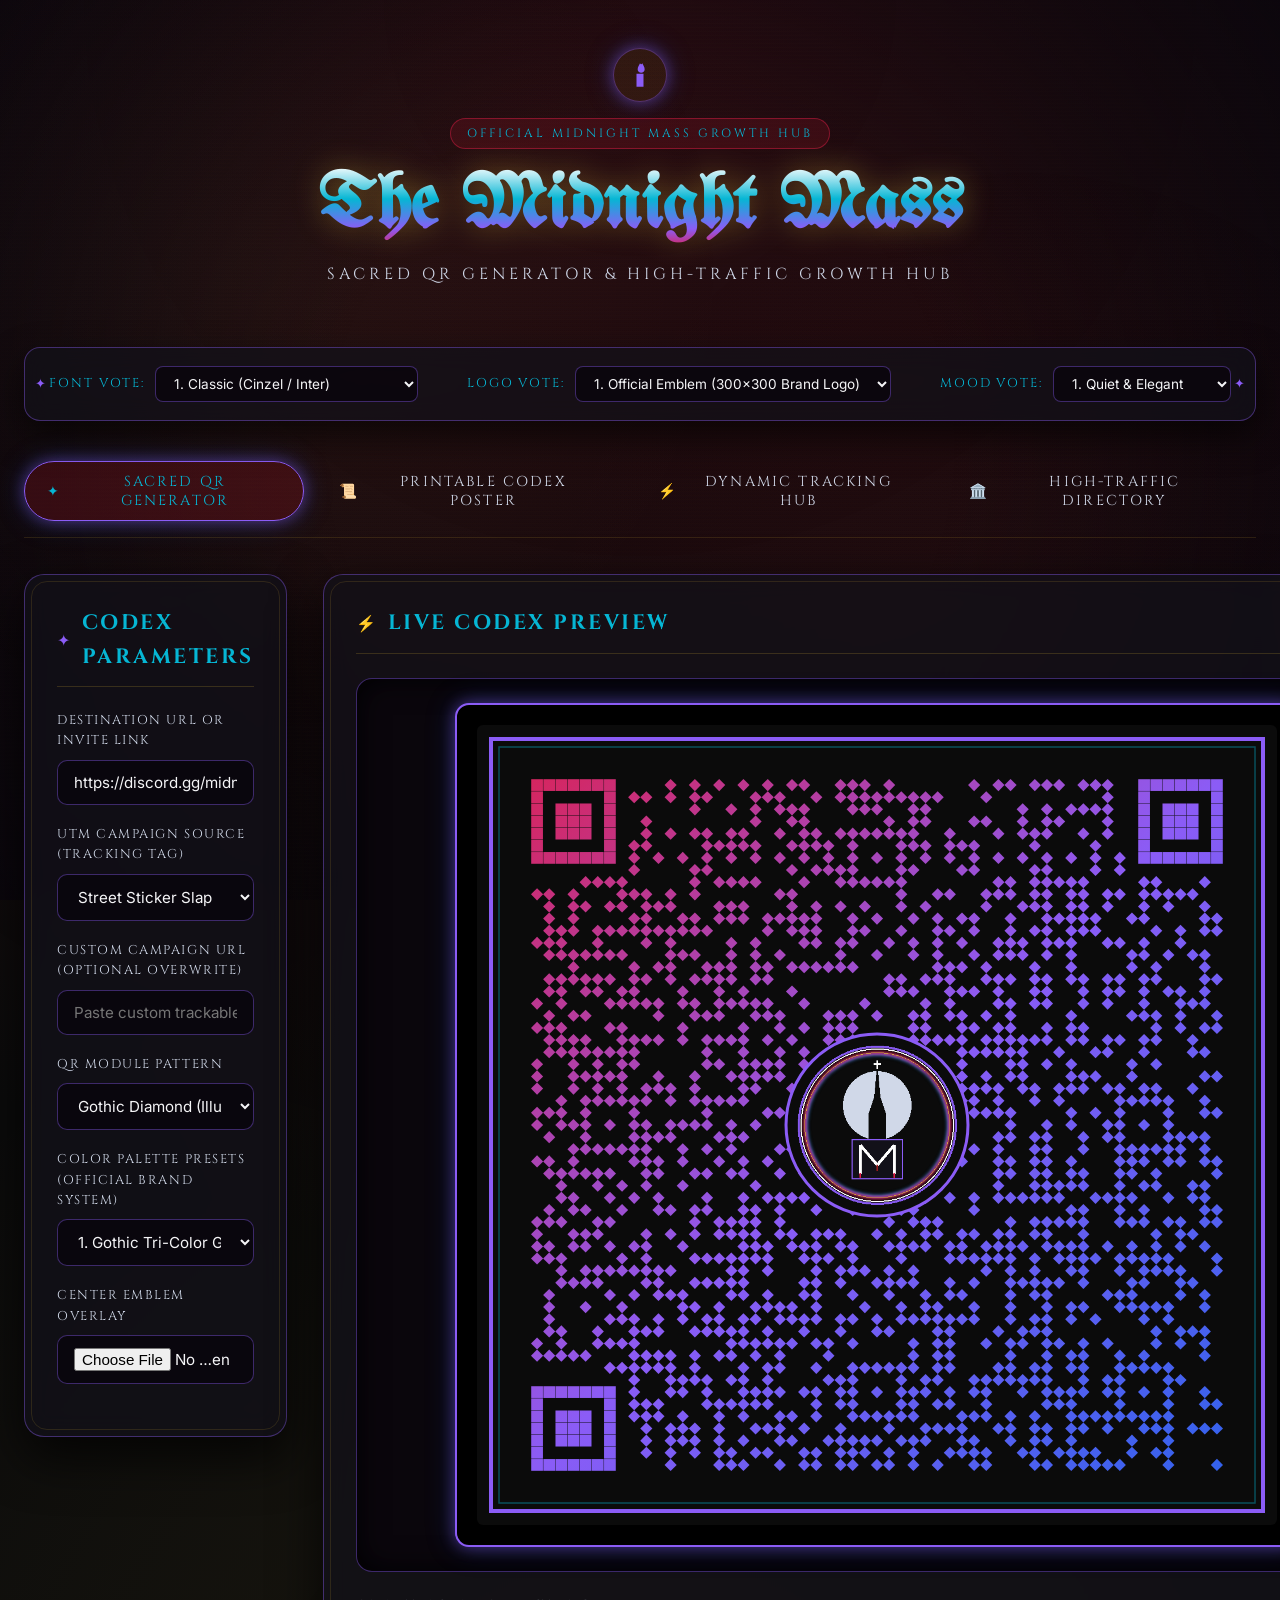
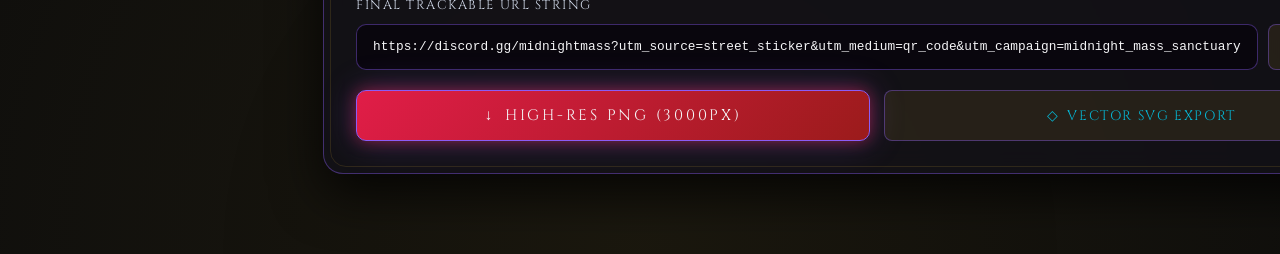
<file: index.html>
<!DOCTYPE html>
<html lang="en">
<head>
  <meta charset="UTF-8">
  <meta name="viewport" content="width=device-width, initial-scale=1.0">
  <title>Midnight Mass — Sacred QR Generator & Growth Hub</title>
  
  <!-- Fonts -->
  <link rel="preconnect" href="https://fonts.googleapis.com">
  <link rel="preconnect" href="https://fonts.gstatic.com" crossorigin>
  <link href="https://fonts.googleapis.com/css2?family=Cinzel:wght@400;600;700;900&family=Inter:wght@300;400;500;600;700&family=Playfair+Display:ital,wght@0,400;0,600;0,700;1,400&family=Source+Sans+3:wght@300;400;600&family=UnifrakturMaguntia&display=swap" rel="stylesheet">
  
  <!-- Sacred Codex Styles -->
  <link rel="stylesheet" href="codex_styles.css">
</head>
<body>

  <!-- Ambient Fog & Candlelight Flicker Effect Overlay -->
  <div class="candlelight-overlay"></div>

  <div class="container">
    
    <!-- Sacred Header -->
    <header>
      <div class="sacred-emblem-header" id="headerSacredEmblem">
        <svg viewBox="0 0 24 24"><path d="M12 2C11.5 3.5 10 5 10 7C10 8.7 11.3 10 13 10C14.7 10 16 8.7 16 7C16 5 14.5 3.5 14 2C13.5 3 12.5 3 12 2ZM9 11H15V22H9V11Z"/></svg>
      </div>
      <div class="brand-badge">Official Midnight Mass Growth Hub</div>
      <h1 class="codex-hero-title">The Midnight Mass</h1>
      <p class="codex-hero-subtitle">Sacred QR Generator & High-Traffic Growth Hub</p>
    </header>

    <!-- Customizer Control Bar -->
    <div class="customizer-bar">
      <div class="control-group">
        <span class="control-label">Font Vote:</span>
        <select class="control-select" id="fontSelector">
          <option value="classic">1. Classic (Cinzel / Inter)</option>
          <option value="softer">2. Softer (Playfair / Source Sans)</option>
        </select>
      </div>

      <div class="control-group">
        <span class="control-label">Logo Vote:</span>
        <select class="control-select" id="logoSelector">
          <option value="brand_logo_300" selected>1. Official Emblem (300x300 Brand Logo)</option>
          <option value="candle">2. Minimal Candle</option>
          <option value="gothic_m">3. Stylized Gothic M</option>
          <option value="cross">4. Thin Sacred Cross</option>
        </select>
      </div>

      <div class="control-group">
        <span class="control-label">Mood Vote:</span>
        <select class="control-select" id="moodSelector">
          <option value="quiet">1. Quiet & Elegant</option>
          <option value="heavy">2. Darker & Heavier</option>
          <option value="cinematic">3. Moody Cinematic</option>
        </select>
      </div>
    </div>

    <!-- Navigation Tabs -->
    <div class="codex-tabs">
      <button class="tab-btn active" data-tab="qrGeneratorTab">
        <span>✦</span> Sacred QR Generator
      </button>
      <button class="tab-btn" data-tab="printablePosterTab">
        <span>📜</span> Printable Codex Poster
      </button>
      <button class="tab-btn" data-tab="trackingSetupTab">
        <span>⚡</span> Dynamic Tracking Hub
      </button>
      <button class="tab-btn" data-tab="strategyDirectoryTab">
        <span>🏛️</span> High-Traffic Directory
      </button>
    </div>

    <!-- TAB 1: SACRED QR GENERATOR -->
    <div id="qrGeneratorTab" class="tab-content app-grid">
      
      <!-- Controls Panel -->
      <div class="codex-card">
        <div class="card-title-header">
          <div class="card-icon">✦</div>
          <h2 class="card-title">Codex Parameters</h2>
        </div>

        <div class="form-group">
          <label class="form-label">Destination URL or Invite Link</label>
          <input type="text" id="baseUrlInput" class="form-input" value="https://discord.gg/midnightmass" placeholder="https://discord.gg/midnightmass">
        </div>

        <div class="form-group">
          <label class="form-label">UTM Campaign Source (Tracking Tag)</label>
          <select id="utmSourceSelect" class="form-select">
            <option value="street_sticker">Street Sticker Slap</option>
            <option value="tiktok_bio">TikTok Bio Link</option>
            <option value="r_goth">Reddit /r/goth Post</option>
            <option value="club_flyer">Goth Club Restroom Flyer</option>
            <option value="apparel_tag">Merch Package Insert Card</option>
            <option value="custom">Custom Tag...</option>
          </select>
        </div>

        <div class="form-group">
          <label class="form-label">Custom Campaign URL (Optional Overwrite)</label>
          <input type="text" id="customUrlInput" class="form-input" placeholder="Paste custom trackable short link (e.g. https://mass.link/subway)">
        </div>

        <div class="form-group">
          <label class="form-label">QR Module Pattern</label>
          <select id="moduleShapeSelect" class="form-select">
            <option value="gothic_diamond">Gothic Diamond (Illuminated Codex)</option>
            <option value="rounded">Sacred Droplet (Rounded)</option>
            <option value="cross">Gothic Cross-Dot</option>
            <option value="square">Classic Gothic Square</option>
          </select>
        </div>

        <div class="form-group">
          <label class="form-label">Color Palette Presets (Official Brand System)</label>
          <select id="colorPresetSelect" class="form-select">
            <option value="gothic_tri_color" selected>1. Gothic Tri-Color Glow (#E11D48 / #8B5CF6 / #2563EB)</option>
            <option value="neon_purple_blue">2. Neon Purple & Electric Blue (#8B5CF6 / #2563EB / #0B0B0B)</option>
            <option value="cyan_abyss">3. Cyan Aura & Deep Night (#06B6D4 / #2563EB / #121119)</option>
            <option value="crimson_blood">4. Crimson Rose & Blood Drip (#E11D48 / #9B1B1B / #0B0B0B)</option>
          </select>
        </div>

        <div class="form-group">
          <label class="form-label">Center Emblem Overlay</label>
          <input type="file" id="customLogoInput" class="form-input" accept="image/*">
        </div>
      </div>

      <!-- Live Stage & Download Panel -->
      <div class="codex-card">
        <div class="card-title-header">
          <div class="card-icon">⚡</div>
          <h2 class="card-title">Live Codex Preview</h2>
        </div>

        <div class="preview-stage">
          <div class="canvas-wrapper">
            <canvas id="qrCanvas"></canvas>
          </div>
        </div>

        <div class="form-group">
          <label class="form-label">Final Trackable URL String</label>
          <div style="display: flex; gap: 10px;">
            <div id="finalUrlDisplay" class="form-input" style="font-family: monospace; font-size: 0.8rem; overflow: hidden; text-overflow: ellipsis; white-space: nowrap;">
              https://discord.gg/midnightmass?utm_source=street_sticker
            </div>
            <button id="copyUrlBtn" class="btn-secondary" style="white-space: nowrap;">Copy Link</button>
          </div>
        </div>

        <div style="display: grid; grid-template-columns: 1fr 1fr; gap: 14px; margin-top: 20px;">
          <button id="downloadPngBtn" class="btn-primary">
            <span>↓</span> High-Res PNG (3000px)
          </button>
          <button id="downloadSvgBtn" class="btn-secondary">
            <span>◇</span> Vector SVG Export
          </button>
        </div>
      </div>
    </div>

    <!-- TAB 2: PRINTABLE CODEX POSTER BUILDER -->
    <div id="printablePosterTab" class="tab-content hidden">
      <div class="codex-card" style="max-width: 800px; margin: 0 auto;">
        <div class="card-title-header" style="justify-content: space-between;">
          <div style="display: flex; align-items: center; gap: 12px;">
            <div class="card-icon">📜</div>
            <h2 class="card-title">Printable Codex Poster / Flyer (300 DPI Ready)</h2>
          </div>
          <button id="printPosterBtn" class="btn-primary" style="width: auto; padding: 10px 20px;">
            <span>🖨️</span> Print / Save PDF
          </button>
        </div>

        <!-- Poster Print Frame -->
        <div class="poster-preview-container">
          <div class="poster-header-title">The Midnight Mass</div>
          <div class="poster-subtitle">A Late-Night Sanctuary for the Sleepless</div>
          
          <div id="posterQrFrame" class="poster-qr-frame"></div>
          
          <div class="poster-cta-text">Scan to Enter the Sanctuary</div>
          <div id="posterUrlTag" class="poster-url-badge">discord.gg/midnightmass</div>
          
          <div class="poster-merch-tag">
            ✦ Midnight Mass Apparel & Merch Dropping Soon ✦<br>
            Dark Aesthetics • Real Conversations • Quiet Intensity
          </div>
        </div>
      </div>
    </div>

    <!-- TAB 3: DYNAMIC TRACKING & LINK SHORTENER GUIDE -->
    <div id="trackingSetupTab" class="tab-content hidden">
      <div class="codex-card" style="max-width: 860px; margin: 0 auto;">
        <div class="card-title-header">
          <div class="card-icon">⚡</div>
          <h2 class="card-title">Dynamic Link & Scan Analytics Architecture</h2>
        </div>

        <p style="color: var(--muted-parchment); margin-bottom: 24px;">
          To promote **Midnight Mass** effectively and track which stickers, flyers, or subreddits bring in the most server members, use short-link redirects that record every scan automatically.
        </p>

        <div style="display: grid; gap: 20px;">
          <div class="strategy-item-card">
            <h3 style="color: var(--gold-glow); font-family: var(--font-title); margin-bottom: 8px;">1. Free Dynamic Tracking Platforms</h3>
            <p style="font-size: 0.9rem; color: var(--off-white);">
              Create free accounts on <strong style="color: var(--gold-leaf);">Dub.co</strong>, <strong style="color: var(--gold-leaf);">Short.io</strong>, or <strong style="color: var(--gold-leaf);">Bitly</strong>.
              Point custom short links (e.g. <code style="color: var(--gold-glow);">mass.link/subway</code>) directly to <code style="color: var(--gold-glow);">discord.gg/midnightmass?utm_source=subway</code>.
            </p>
          </div>

          <div class="strategy-item-card">
            <h3 style="color: var(--gold-glow); font-family: var(--font-title); margin-bottom: 8px;">2. Dynamic Redirect Advantage</h3>
            <p style="font-size: 0.9rem; color: var(--off-white);">
              If your Discord invite URL ever changes, dynamic short links allow you to update the destination URL without having to re-print your stickers or posters!
            </p>
          </div>

          <div class="strategy-item-card">
            <h3 style="color: var(--gold-glow); font-family: var(--font-title); margin-bottom: 8px;">3. Recommended Campaign Tagging Matrix</h3>
            <ul style="padding-left: 20px; font-size: 0.9rem; color: var(--muted-parchment);">
              <li><strong>Street Stickers</strong>: <code style="color: var(--gold-glow);">utm_source=sticker_restroom</code></li>
              <li><strong>Campus Flyers</strong>: <code style="color: var(--gold-glow);">utm_source=poster_campus</code></li>
              <li><strong>TikTok & Instagram Bios</strong>: <code style="color: var(--gold-glow);">utm_source=social_tiktok</code></li>
              <li><strong>Merch Package Inserts</strong>: <code style="color: var(--gold-glow);">utm_source=merch_insert_card</code></li>
            </ul>
          </div>
        </div>
      </div>
    </div>

    <!-- TAB 4: HIGH-TRAFFIC PLACEMENT DIRECTORY -->
    <div id="strategyDirectoryTab" class="tab-content hidden">
      <div class="codex-card">
        <div class="card-title-header">
          <div class="card-icon">🏛️</div>
          <h2 class="card-title">High-Traffic Specific Placement Directory</h2>
        </div>
        <p style="color: var(--muted-parchment); margin-bottom: 24px;">
          Specific high-volume websites, subreddits, directories, and physical locations to slap QR codes and post Midnight Mass invitations for maximum conversion.
        </p>

        <div class="strategy-card-grid">

          <!-- Reddit Communities -->
          <div class="strategy-item-card">
            <div class="strategy-header">
              <span class="strategy-title">r/goth</span>
              <span class="strategy-badge">Subreddit • 180k+</span>
            </div>
            <a href="https://reddit.com/r/goth" target="_blank" class="strategy-url-link">https://reddit.com/r/goth</a>
            <p style="font-size: 0.85rem; color: var(--muted-parchment); margin-bottom: 12px;">
              Post aesthetic community intros, gothic music discussions, and link in bio.
            </p>
            <button class="strategy-copy-btn" onclick="navigator.clipboard.writeText('https://reddit.com/r/goth')">Copy Direct Link</button>
          </div>

          <div class="strategy-item-card">
            <div class="strategy-header">
              <span class="strategy-title">r/DarkAcademia</span>
              <span class="strategy-badge">Subreddit • 210k+</span>
            </div>
            <a href="https://reddit.com/r/DarkAcademia" target="_blank" class="strategy-url-link">https://reddit.com/r/DarkAcademia</a>
            <p style="font-size: 0.85rem; color: var(--muted-parchment); margin-bottom: 12px;">
              High alignment with candlelight, cathedral, and late-night aesthetic discussions.
            </p>
            <button class="strategy-copy-btn" onclick="navigator.clipboard.writeText('https://reddit.com/r/DarkAcademia')">Copy Direct Link</button>
          </div>

          <div class="strategy-item-card">
            <div class="strategy-header">
              <span class="strategy-title">r/DiscordServers</span>
              <span class="strategy-badge">Subreddit • 120k+</span>
            </div>
            <a href="https://reddit.com/r/DiscordServers" target="_blank" class="strategy-url-link">https://reddit.com/r/DiscordServers</a>
            <p style="font-size: 0.85rem; color: var(--muted-parchment); margin-bottom: 12px;">
              Direct server promotion sub. Post high-res poster graphics with embedded QR code.
            </p>
            <button class="strategy-copy-btn" onclick="navigator.clipboard.writeText('https://reddit.com/r/DiscordServers')">Copy Direct Link</button>
          </div>

          <!-- Discord Listing Platforms -->
          <div class="strategy-item-card">
            <div class="strategy-header">
              <span class="strategy-title">Disboard Server List</span>
              <span class="strategy-badge">Top Directory</span>
            </div>
            <a href="https://disboard.org" target="_blank" class="strategy-url-link">https://disboard.org</a>
            <p style="font-size: 0.85rem; color: var(--muted-parchment); margin-bottom: 12px;">
              Add tags: <code style="color: var(--gold-glow);">goth</code>, <code style="color: var(--gold-glow);">night-owl</code>, <code style="color: var(--gold-glow);">chill</code>, <code style="color: var(--gold-glow);">aesthetic</code>. Bump every 2 hours.
            </p>
            <button class="strategy-copy-btn" onclick="navigator.clipboard.writeText('https://disboard.org')">Copy Direct Link</button>
          </div>

          <div class="strategy-item-card">
            <div class="strategy-header">
              <span class="strategy-title">Top.gg Server Directory</span>
              <span class="strategy-badge">Top Directory</span>
            </div>
            <a href="https://top.gg/servers" target="_blank" class="strategy-url-link">https://top.gg/servers</a>
            <p style="font-size: 0.85rem; color: var(--muted-parchment); margin-bottom: 12px;">
              List Midnight Mass with gothic nun preview media and official invite link.
            </p>
            <button class="strategy-copy-btn" onclick="navigator.clipboard.writeText('https://top.gg/servers')">Copy Direct Link</button>
          </div>

          <div class="strategy-item-card">
            <div class="strategy-header">
              <span class="strategy-title">VampireFreaks Network</span>
              <span class="strategy-badge">Subculture Platform</span>
            </div>
            <a href="https://vampirefreaks.com" target="_blank" class="strategy-url-link">https://vampirefreaks.com</a>
            <p style="font-size: 0.85rem; color: var(--muted-parchment); margin-bottom: 12px;">
              Legacy gothic subculture portal & industrial music community.
            </p>
            <button class="strategy-copy-btn" onclick="navigator.clipboard.writeText('https://vampirefreaks.com')">Copy Direct Link</button>
          </div>

          <!-- Physical Guerilla Spots -->
          <div class="strategy-item-card">
            <div class="strategy-header">
              <span class="strategy-title">Underground Venue Restrooms</span>
              <span class="strategy-badge">Physical Guerilla</span>
            </div>
            <span class="strategy-url-link">Goth Clubs / Industrial Venues / Alt Bars</span>
            <p style="font-size: 0.85rem; color: var(--muted-parchment); margin-bottom: 12px;">
              Slap 3x3" gold filigree vinyl stickers near mirror corners and stall doors.
            </p>
          </div>

          <div class="strategy-item-card">
            <div class="strategy-header">
              <span class="strategy-title">Merch Package Inserts</span>
              <span class="strategy-badge">Apparel Cross-Sell</span>
            </div>
            <span class="strategy-url-link">Every Hoodie / Shirt Order</span>
            <p style="font-size: 0.85rem; color: var(--muted-parchment); margin-bottom: 12px;">
              Insert printed illuminated codex card with QR code giving exclusive VIP role.
            </p>
          </div>

        </div>
      </div>
    </div>

  </div>

  <!-- App Script Engine -->
  <script src="qr_app.js"></script>
</body>
</html>
</file>
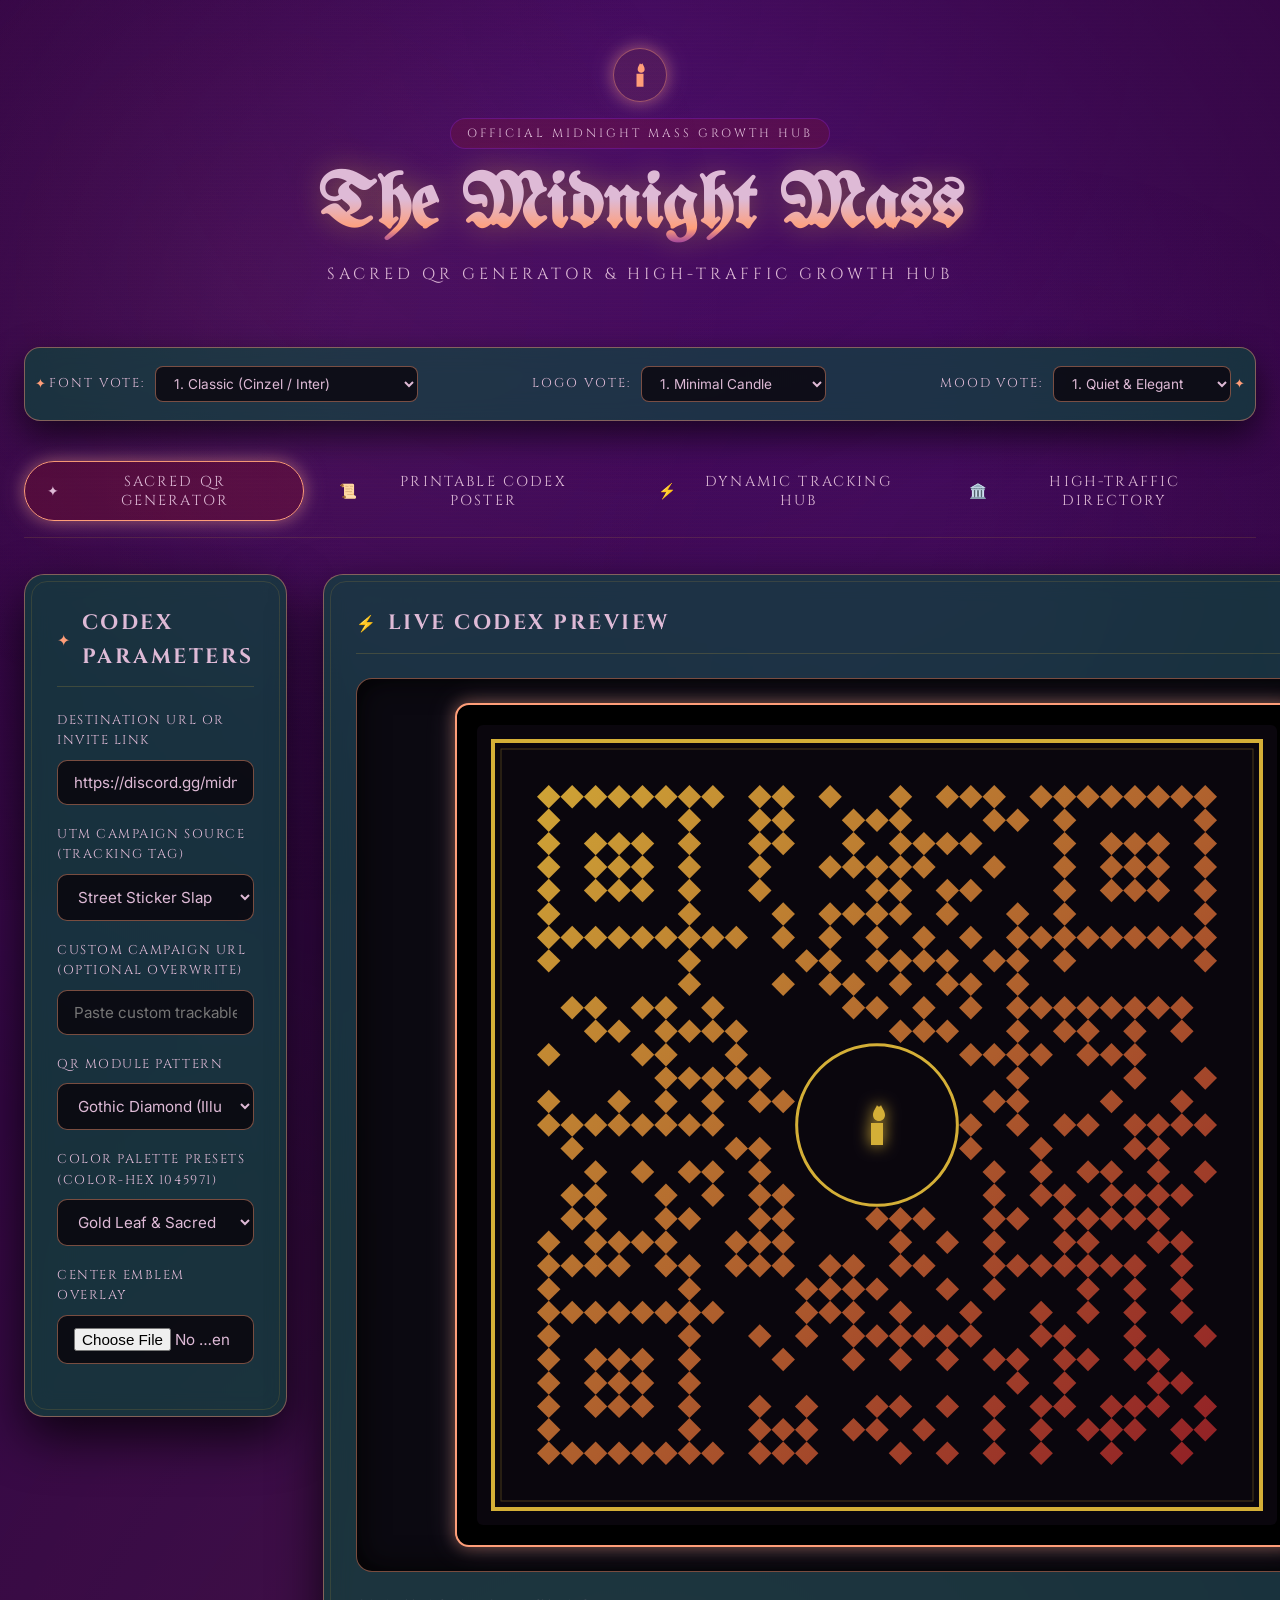
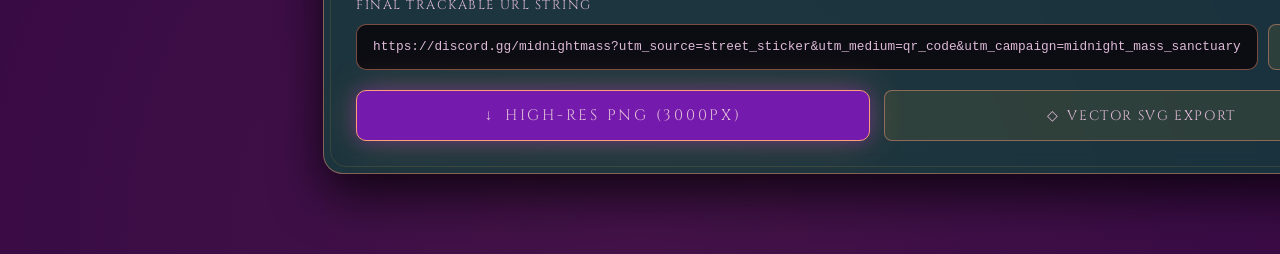
<file: assets/archives/MidnightMass_GrowthHub/index.html>
<!DOCTYPE html>
<html lang="en">
<head>
  <meta charset="UTF-8">
  <meta name="viewport" content="width=device-width, initial-scale=1.0">
  <title>Midnight Mass — Sacred QR Generator & Growth Hub</title>
  
  <!-- Fonts -->
  <link rel="preconnect" href="https://fonts.googleapis.com">
  <link rel="preconnect" href="https://fonts.gstatic.com" crossorigin>
  <link href="https://fonts.googleapis.com/css2?family=Cinzel:wght@400;600;700;900&family=Inter:wght@300;400;500;600;700&family=Playfair+Display:ital,wght@0,400;0,600;0,700;1,400&family=Source+Sans+3:wght@300;400;600&family=UnifrakturMaguntia&display=swap" rel="stylesheet">
  
  <!-- Sacred Codex Styles -->
  <link rel="stylesheet" href="codex_styles.css">
</head>
<body>

  <!-- Ambient Fog & Candlelight Flicker Effect Overlay -->
  <div class="candlelight-overlay"></div>

  <div class="container">
    
    <!-- Sacred Header -->
    <header>
      <div class="sacred-emblem-header" id="headerSacredEmblem">
        <svg viewBox="0 0 24 24"><path d="M12 2C11.5 3.5 10 5 10 7C10 8.7 11.3 10 13 10C14.7 10 16 8.7 16 7C16 5 14.5 3.5 14 2C13.5 3 12.5 3 12 2ZM9 11H15V22H9V11Z"/></svg>
      </div>
      <div class="brand-badge">Official Midnight Mass Growth Hub</div>
      <h1 class="codex-hero-title">The Midnight Mass</h1>
      <p class="codex-hero-subtitle">Sacred QR Generator & High-Traffic Growth Hub</p>
    </header>

    <!-- Customizer Control Bar -->
    <div class="customizer-bar">
      <div class="control-group">
        <span class="control-label">Font Vote:</span>
        <select class="control-select" id="fontSelector">
          <option value="classic">1. Classic (Cinzel / Inter)</option>
          <option value="softer">2. Softer (Playfair / Source Sans)</option>
        </select>
      </div>

      <div class="control-group">
        <span class="control-label">Logo Vote:</span>
        <select class="control-select" id="logoSelector">
          <option value="candle">1. Minimal Candle</option>
          <option value="gothic_m">2. Stylized Gothic M</option>
          <option value="cross">3. Thin Sacred Cross</option>
        </select>
      </div>

      <div class="control-group">
        <span class="control-label">Mood Vote:</span>
        <select class="control-select" id="moodSelector">
          <option value="quiet">1. Quiet & Elegant</option>
          <option value="heavy">2. Darker & Heavier</option>
          <option value="cinematic">3. Moody Cinematic</option>
        </select>
      </div>
    </div>

    <!-- Navigation Tabs -->
    <div class="codex-tabs">
      <button class="tab-btn active" data-tab="qrGeneratorTab">
        <span>✦</span> Sacred QR Generator
      </button>
      <button class="tab-btn" data-tab="printablePosterTab">
        <span>📜</span> Printable Codex Poster
      </button>
      <button class="tab-btn" data-tab="trackingSetupTab">
        <span>⚡</span> Dynamic Tracking Hub
      </button>
      <button class="tab-btn" data-tab="strategyDirectoryTab">
        <span>🏛️</span> High-Traffic Directory
      </button>
    </div>

    <!-- TAB 1: SACRED QR GENERATOR -->
    <div id="qrGeneratorTab" class="tab-content app-grid">
      
      <!-- Controls Panel -->
      <div class="codex-card">
        <div class="card-title-header">
          <div class="card-icon">✦</div>
          <h2 class="card-title">Codex Parameters</h2>
        </div>

        <div class="form-group">
          <label class="form-label">Destination URL or Invite Link</label>
          <input type="text" id="baseUrlInput" class="form-input" value="https://discord.gg/midnightmass" placeholder="https://discord.gg/midnightmass">
        </div>

        <div class="form-group">
          <label class="form-label">UTM Campaign Source (Tracking Tag)</label>
          <select id="utmSourceSelect" class="form-select">
            <option value="street_sticker">Street Sticker Slap</option>
            <option value="tiktok_bio">TikTok Bio Link</option>
            <option value="r_goth">Reddit /r/goth Post</option>
            <option value="club_flyer">Goth Club Restroom Flyer</option>
            <option value="apparel_tag">Merch Package Insert Card</option>
            <option value="custom">Custom Tag...</option>
          </select>
        </div>

        <div class="form-group">
          <label class="form-label">Custom Campaign URL (Optional Overwrite)</label>
          <input type="text" id="customUrlInput" class="form-input" placeholder="Paste custom trackable short link (e.g. https://mass.link/subway)">
        </div>

        <div class="form-group">
          <label class="form-label">QR Module Pattern</label>
          <select id="moduleShapeSelect" class="form-select">
            <option value="gothic_diamond">Gothic Diamond (Illuminated Codex)</option>
            <option value="rounded">Sacred Droplet (Rounded)</option>
            <option value="cross">Gothic Cross-Dot</option>
            <option value="square">Classic Gothic Square</option>
          </select>
        </div>

        <div class="form-group">
          <label class="form-label">Color Palette Presets (Color-Hex 1045971)</label>
          <select id="colorPresetSelect" class="form-select">
            <option value="gold_blood">Gold Leaf & Sacred Blood (#d4af37 / #8c1424 / #0a060d)</option>
            <option value="crimson_obsidian">Blood Crimson & Obsidian (#b3202e / #540d1a / #040206)</option>
            <option value="sacred_candle">Candlelight Flame & Deep Wine (#e6c66d / #d4af37 / #1e0811)</option>
          </select>
        </div>

        <div class="form-group">
          <label class="form-label">Center Emblem Overlay</label>
          <input type="file" id="customLogoInput" class="form-input" accept="image/*">
        </div>
      </div>

      <!-- Live Stage & Download Panel -->
      <div class="codex-card">
        <div class="card-title-header">
          <div class="card-icon">⚡</div>
          <h2 class="card-title">Live Codex Preview</h2>
        </div>

        <div class="preview-stage">
          <div class="canvas-wrapper">
            <canvas id="qrCanvas"></canvas>
          </div>
        </div>

        <div class="form-group">
          <label class="form-label">Final Trackable URL String</label>
          <div style="display: flex; gap: 10px;">
            <div id="finalUrlDisplay" class="form-input" style="font-family: monospace; font-size: 0.8rem; overflow: hidden; text-overflow: ellipsis; white-space: nowrap;">
              https://discord.gg/midnightmass?utm_source=street_sticker
            </div>
            <button id="copyUrlBtn" class="btn-secondary" style="white-space: nowrap;">Copy Link</button>
          </div>
        </div>

        <div style="display: grid; grid-template-columns: 1fr 1fr; gap: 14px; margin-top: 20px;">
          <button id="downloadPngBtn" class="btn-primary">
            <span>↓</span> High-Res PNG (3000px)
          </button>
          <button id="downloadSvgBtn" class="btn-secondary">
            <span>◇</span> Vector SVG Export
          </button>
        </div>
      </div>
    </div>

    <!-- TAB 2: PRINTABLE CODEX POSTER BUILDER -->
    <div id="printablePosterTab" class="tab-content hidden">
      <div class="codex-card" style="max-width: 800px; margin: 0 auto;">
        <div class="card-title-header" style="justify-content: space-between;">
          <div style="display: flex; align-items: center; gap: 12px;">
            <div class="card-icon">📜</div>
            <h2 class="card-title">Printable Codex Poster / Flyer (300 DPI Ready)</h2>
          </div>
          <button id="printPosterBtn" class="btn-primary" style="width: auto; padding: 10px 20px;">
            <span>🖨️</span> Print / Save PDF
          </button>
        </div>

        <!-- Poster Print Frame -->
        <div class="poster-preview-container">
          <div class="poster-header-title">The Midnight Mass</div>
          <div class="poster-subtitle">A Late-Night Sanctuary for the Sleepless</div>
          
          <div id="posterQrFrame" class="poster-qr-frame"></div>
          
          <div class="poster-cta-text">Scan to Enter the Sanctuary</div>
          <div id="posterUrlTag" class="poster-url-badge">discord.gg/midnightmass</div>
          
          <div class="poster-merch-tag">
            ✦ Midnight Mass Apparel & Merch Dropping Soon ✦<br>
            Dark Aesthetics • Real Conversations • Quiet Intensity
          </div>
        </div>
      </div>
    </div>

    <!-- TAB 3: DYNAMIC TRACKING & LINK SHORTENER GUIDE -->
    <div id="trackingSetupTab" class="tab-content hidden">
      <div class="codex-card" style="max-width: 860px; margin: 0 auto;">
        <div class="card-title-header">
          <div class="card-icon">⚡</div>
          <h2 class="card-title">Dynamic Link & Scan Analytics Architecture</h2>
        </div>

        <p style="color: var(--muted-parchment); margin-bottom: 24px;">
          To promote **Midnight Mass** effectively and track which stickers, flyers, or subreddits bring in the most server members, use short-link redirects that record every scan automatically.
        </p>

        <div style="display: grid; gap: 20px;">
          <div class="strategy-item-card">
            <h3 style="color: var(--gold-glow); font-family: var(--font-title); margin-bottom: 8px;">1. Free Dynamic Tracking Platforms</h3>
            <p style="font-size: 0.9rem; color: var(--off-white);">
              Create free accounts on <strong style="color: var(--gold-leaf);">Dub.co</strong>, <strong style="color: var(--gold-leaf);">Short.io</strong>, or <strong style="color: var(--gold-leaf);">Bitly</strong>.
              Point custom short links (e.g. <code style="color: var(--gold-glow);">mass.link/subway</code>) directly to <code style="color: var(--gold-glow);">discord.gg/midnightmass?utm_source=subway</code>.
            </p>
          </div>

          <div class="strategy-item-card">
            <h3 style="color: var(--gold-glow); font-family: var(--font-title); margin-bottom: 8px;">2. Dynamic Redirect Advantage</h3>
            <p style="font-size: 0.9rem; color: var(--off-white);">
              If your Discord invite URL ever changes, dynamic short links allow you to update the destination URL without having to re-print your stickers or posters!
            </p>
          </div>

          <div class="strategy-item-card">
            <h3 style="color: var(--gold-glow); font-family: var(--font-title); margin-bottom: 8px;">3. Recommended Campaign Tagging Matrix</h3>
            <ul style="padding-left: 20px; font-size: 0.9rem; color: var(--muted-parchment);">
              <li><strong>Street Stickers</strong>: <code style="color: var(--gold-glow);">utm_source=sticker_restroom</code></li>
              <li><strong>Campus Flyers</strong>: <code style="color: var(--gold-glow);">utm_source=poster_campus</code></li>
              <li><strong>TikTok & Instagram Bios</strong>: <code style="color: var(--gold-glow);">utm_source=social_tiktok</code></li>
              <li><strong>Merch Package Inserts</strong>: <code style="color: var(--gold-glow);">utm_source=merch_insert_card</code></li>
            </ul>
          </div>
        </div>
      </div>
    </div>

    <!-- TAB 4: HIGH-TRAFFIC PLACEMENT DIRECTORY -->
    <div id="strategyDirectoryTab" class="tab-content hidden">
      <div class="codex-card">
        <div class="card-title-header">
          <div class="card-icon">🏛️</div>
          <h2 class="card-title">High-Traffic Specific Placement Directory</h2>
        </div>
        <p style="color: var(--muted-parchment); margin-bottom: 24px;">
          Specific high-volume websites, subreddits, directories, and physical locations to slap QR codes and post Midnight Mass invitations for maximum conversion.
        </p>

        <div class="strategy-card-grid">

          <!-- Reddit Communities -->
          <div class="strategy-item-card">
            <div class="strategy-header">
              <span class="strategy-title">r/goth</span>
              <span class="strategy-badge">Subreddit • 180k+</span>
            </div>
            <a href="https://reddit.com/r/goth" target="_blank" class="strategy-url-link">https://reddit.com/r/goth</a>
            <p style="font-size: 0.85rem; color: var(--muted-parchment); margin-bottom: 12px;">
              Post aesthetic community intros, gothic music discussions, and link in bio.
            </p>
            <button class="strategy-copy-btn" onclick="navigator.clipboard.writeText('https://reddit.com/r/goth')">Copy Direct Link</button>
          </div>

          <div class="strategy-item-card">
            <div class="strategy-header">
              <span class="strategy-title">r/DarkAcademia</span>
              <span class="strategy-badge">Subreddit • 210k+</span>
            </div>
            <a href="https://reddit.com/r/DarkAcademia" target="_blank" class="strategy-url-link">https://reddit.com/r/DarkAcademia</a>
            <p style="font-size: 0.85rem; color: var(--muted-parchment); margin-bottom: 12px;">
              High alignment with candlelight, cathedral, and late-night aesthetic discussions.
            </p>
            <button class="strategy-copy-btn" onclick="navigator.clipboard.writeText('https://reddit.com/r/DarkAcademia')">Copy Direct Link</button>
          </div>

          <div class="strategy-item-card">
            <div class="strategy-header">
              <span class="strategy-title">r/DiscordServers</span>
              <span class="strategy-badge">Subreddit • 120k+</span>
            </div>
            <a href="https://reddit.com/r/DiscordServers" target="_blank" class="strategy-url-link">https://reddit.com/r/DiscordServers</a>
            <p style="font-size: 0.85rem; color: var(--muted-parchment); margin-bottom: 12px;">
              Direct server promotion sub. Post high-res poster graphics with embedded QR code.
            </p>
            <button class="strategy-copy-btn" onclick="navigator.clipboard.writeText('https://reddit.com/r/DiscordServers')">Copy Direct Link</button>
          </div>

          <!-- Discord Listing Platforms -->
          <div class="strategy-item-card">
            <div class="strategy-header">
              <span class="strategy-title">Disboard Server List</span>
              <span class="strategy-badge">Top Directory</span>
            </div>
            <a href="https://disboard.org" target="_blank" class="strategy-url-link">https://disboard.org</a>
            <p style="font-size: 0.85rem; color: var(--muted-parchment); margin-bottom: 12px;">
              Add tags: <code style="color: var(--gold-glow);">goth</code>, <code style="color: var(--gold-glow);">night-owl</code>, <code style="color: var(--gold-glow);">chill</code>, <code style="color: var(--gold-glow);">aesthetic</code>. Bump every 2 hours.
            </p>
            <button class="strategy-copy-btn" onclick="navigator.clipboard.writeText('https://disboard.org')">Copy Direct Link</button>
          </div>

          <div class="strategy-item-card">
            <div class="strategy-header">
              <span class="strategy-title">Top.gg Server Directory</span>
              <span class="strategy-badge">Top Directory</span>
            </div>
            <a href="https://top.gg/servers" target="_blank" class="strategy-url-link">https://top.gg/servers</a>
            <p style="font-size: 0.85rem; color: var(--muted-parchment); margin-bottom: 12px;">
              List Midnight Mass with gothic nun preview media and official invite link.
            </p>
            <button class="strategy-copy-btn" onclick="navigator.clipboard.writeText('https://top.gg/servers')">Copy Direct Link</button>
          </div>

          <div class="strategy-item-card">
            <div class="strategy-header">
              <span class="strategy-title">VampireFreaks Network</span>
              <span class="strategy-badge">Subculture Platform</span>
            </div>
            <a href="https://vampirefreaks.com" target="_blank" class="strategy-url-link">https://vampirefreaks.com</a>
            <p style="font-size: 0.85rem; color: var(--muted-parchment); margin-bottom: 12px;">
              Legacy gothic subculture portal & industrial music community.
            </p>
            <button class="strategy-copy-btn" onclick="navigator.clipboard.writeText('https://vampirefreaks.com')">Copy Direct Link</button>
          </div>

          <!-- Physical Guerilla Spots -->
          <div class="strategy-item-card">
            <div class="strategy-header">
              <span class="strategy-title">Underground Venue Restrooms</span>
              <span class="strategy-badge">Physical Guerilla</span>
            </div>
            <span class="strategy-url-link">Goth Clubs / Industrial Venues / Alt Bars</span>
            <p style="font-size: 0.85rem; color: var(--muted-parchment); margin-bottom: 12px;">
              Slap 3x3" gold filigree vinyl stickers near mirror corners and stall doors.
            </p>
          </div>

          <div class="strategy-item-card">
            <div class="strategy-header">
              <span class="strategy-title">Merch Package Inserts</span>
              <span class="strategy-badge">Apparel Cross-Sell</span>
            </div>
            <span class="strategy-url-link">Every Hoodie / Shirt Order</span>
            <p style="font-size: 0.85rem; color: var(--muted-parchment); margin-bottom: 12px;">
              Insert printed illuminated codex card with QR code giving exclusive VIP role.
            </p>
          </div>

        </div>
      </div>
    </div>

  </div>

  <!-- App Script Engine -->
  <script src="qr_app.js"></script>
</body>
</html>
</file>
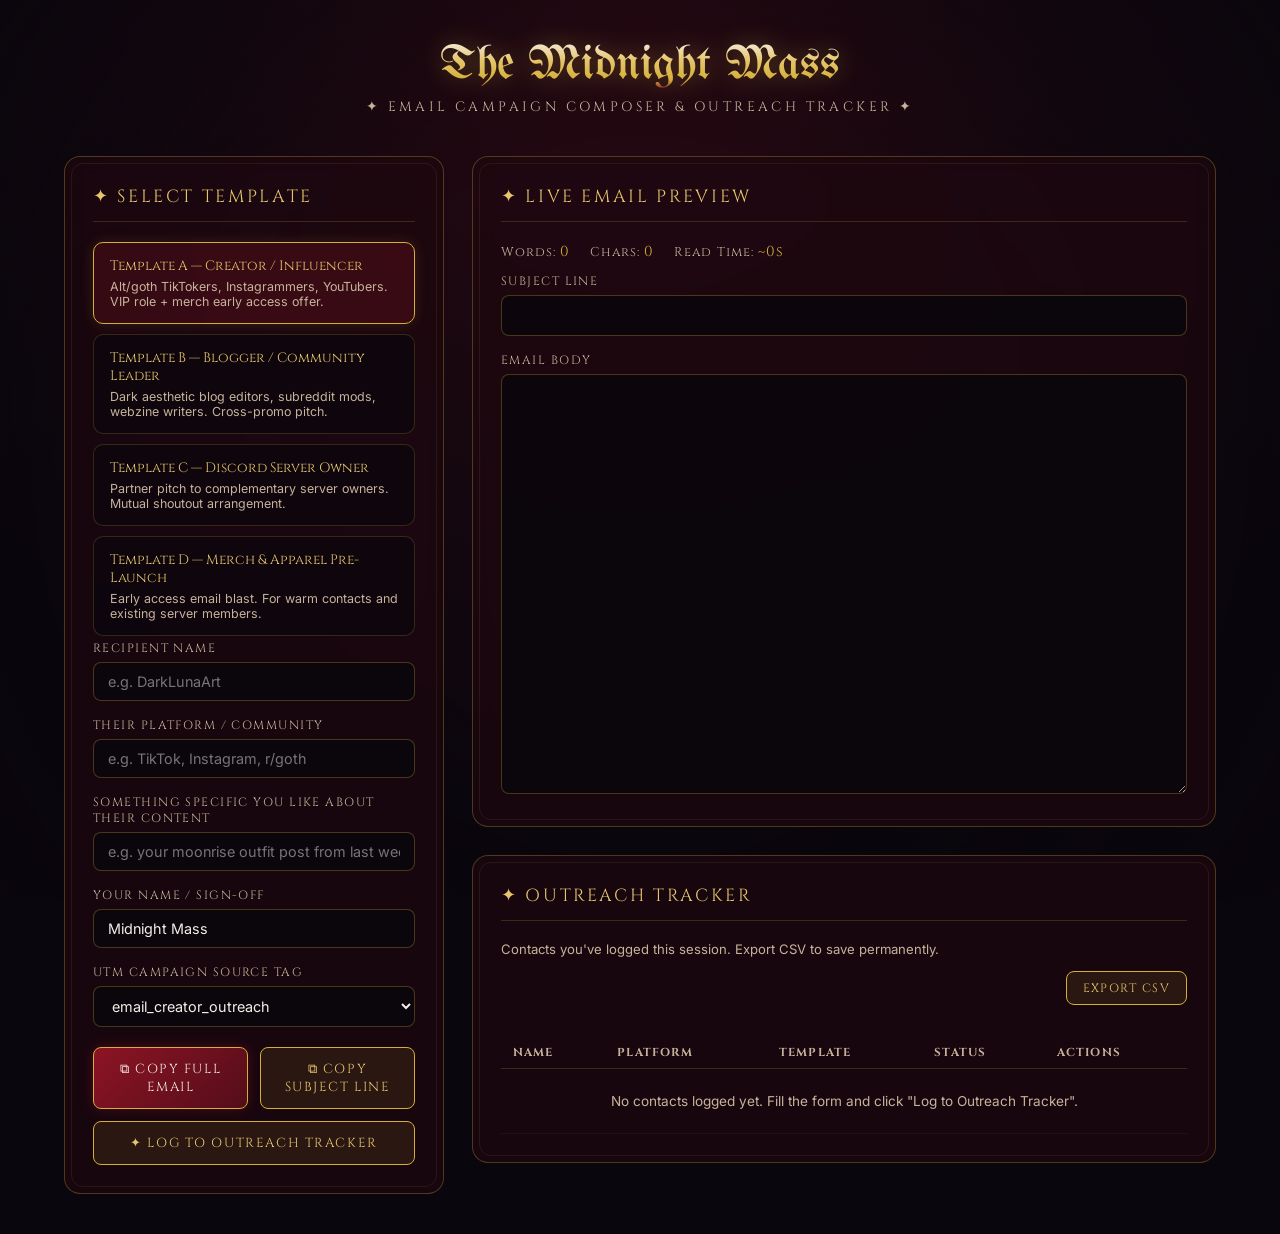
<file: email_composer.html>
<!DOCTYPE html>
<html lang="en">
<head>
  <meta charset="UTF-8">
  <meta name="viewport" content="width=device-width, initial-scale=1.0">
  <title>Midnight Mass — Email Campaign Composer</title>
  <link rel="preconnect" href="https://fonts.googleapis.com">
  <link href="https://fonts.googleapis.com/css2?family=Cinzel:wght@400;600;700&family=Inter:wght@300;400;500;600&family=UnifrakturMaguntia&display=swap" rel="stylesheet">
  <style>
    :root {
      --bg: #0a060d; --wine: #1e0811; --blood: #540d1a;
      --sacred: #8c1424; --flame: #b3202e;
      --gold: #d4af37; --glow: #e6c66d; --parchment: #c7b39b;
      --white: #f3efe6;
    }
    * { box-sizing: border-box; margin: 0; padding: 0; }
    body {
      background: var(--bg); color: var(--white);
      font-family: 'Inter', sans-serif;
      min-height: 100vh;
      background-image: radial-gradient(circle at 50% 0%, rgba(84,13,26,.4) 0%, transparent 60%);
    }
    body::before {
      content: ''; position: fixed; inset: 0; pointer-events: none;
      background: radial-gradient(circle at 50% 50%, transparent 40%, rgba(10,6,13,.8) 100%);
      z-index: 0;
    }
    .container { max-width: 1200px; margin: 0 auto; padding: 40px 24px; position: relative; z-index: 1; }

    header { text-align: center; margin-bottom: 40px; }
    .blackletter {
      font-family: 'UnifrakturMaguntia', cursive;
      font-size: 3rem;
      background: linear-gradient(180deg, var(--white) 0%, var(--glow) 40%, var(--gold) 80%, var(--sacred) 100%);
      -webkit-background-clip: text; -webkit-text-fill-color: transparent;
      filter: drop-shadow(0 0 12px rgba(212,175,55,.4));
    }
    .subtitle { font-family: 'Cinzel', serif; font-size: .85rem; letter-spacing: .25em; color: var(--parchment); margin-top: 8px; text-transform: uppercase; }

    .grid { display: grid; grid-template-columns: 380px 1fr; gap: 28px; }
    @media(max-width:900px){ .grid { grid-template-columns: 1fr; } }

    .panel {
      background: rgba(30,8,17,.7); border: 1px solid rgba(212,175,55,.3);
      border-radius: 16px; padding: 28px; position: relative; backdrop-filter: blur(10px);
    }
    .panel::before {
      content: ''; position: absolute; inset: 6px;
      border: 1px solid rgba(212,175,55,.1); border-radius: 12px; pointer-events: none;
    }
    .panel-title {
      font-family: 'Cinzel', serif; font-size: 1.1rem; color: var(--glow);
      letter-spacing: .15em; text-transform: uppercase;
      border-bottom: 1px solid rgba(212,175,55,.2); padding-bottom: 12px; margin-bottom: 20px;
    }

    label { display: block; font-family: 'Cinzel', serif; font-size: .75rem; letter-spacing: .12em; text-transform: uppercase; color: var(--parchment); margin-bottom: 6px; margin-top: 16px; }
    label:first-of-type { margin-top: 0; }
    input, select, textarea {
      width: 100%; background: rgba(10,6,13,.85); border: 1px solid rgba(212,175,55,.3);
      border-radius: 8px; padding: 10px 14px; color: var(--white);
      font-family: 'Inter', sans-serif; font-size: .9rem; outline: none;
      transition: border-color .2s, box-shadow .2s;
    }
    input:focus, select:focus, textarea:focus {
      border-color: var(--gold); box-shadow: 0 0 12px rgba(212,175,55,.2);
    }
    textarea { min-height: 420px; resize: vertical; line-height: 1.65; font-size: .88rem; }

    /* Template Selector Cards */
    .template-cards { display: grid; gap: 10px; margin-bottom: 4px; }
    .tpl-card {
      background: rgba(10,6,13,.7); border: 1px solid rgba(212,175,55,.2);
      border-radius: 10px; padding: 14px 16px; cursor: pointer; transition: all .2s;
    }
    .tpl-card:hover, .tpl-card.active {
      border-color: var(--gold); background: rgba(140,20,36,.25);
      box-shadow: 0 0 14px rgba(212,175,55,.15);
    }
    .tpl-card-title { font-family: 'Cinzel', serif; font-size: .85rem; color: var(--glow); margin-bottom: 4px; }
    .tpl-card-desc { font-size: .78rem; color: var(--parchment); }

    /* Action Buttons */
    .btn-row { display: grid; grid-template-columns: 1fr 1fr; gap: 12px; margin-top: 20px; }
    .btn {
      padding: 12px 18px; border-radius: 8px; font-family: 'Cinzel', serif;
      font-size: .82rem; letter-spacing: .12em; text-transform: uppercase;
      cursor: pointer; border: 1px solid var(--gold); transition: all .25s;
      display: flex; align-items: center; justify-content: center; gap: 8px;
    }
    .btn-primary { background: linear-gradient(135deg, var(--sacred), var(--blood)); color: var(--white); box-shadow: 0 0 14px rgba(140,20,36,.4); }
    .btn-primary:hover { box-shadow: 0 0 22px rgba(179,32,46,.6); transform: translateY(-1px); }
    .btn-secondary { background: rgba(212,175,55,.1); color: var(--glow); }
    .btn-secondary:hover { background: rgba(212,175,55,.2); box-shadow: 0 0 14px rgba(212,175,55,.2); }
    .btn-full { grid-column: 1/-1; }

    /* Stats bar */
    .stats-bar { display: flex; gap: 20px; margin-bottom: 12px; }
    .stat { font-size: .8rem; color: var(--parchment); font-family: 'Cinzel', serif; letter-spacing: .08em; }
    .stat span { color: var(--gold); font-size: .9rem; }

    /* Tracker table */
    .tracker-table { width: 100%; border-collapse: collapse; margin-top: 20px; font-size: .85rem; }
    .tracker-table th { font-family: 'Cinzel', serif; font-size: .72rem; letter-spacing: .1em; text-transform: uppercase; color: var(--parchment); padding: 8px 12px; border-bottom: 1px solid rgba(212,175,55,.2); text-align: left; }
    .tracker-table td { padding: 10px 12px; border-bottom: 1px solid rgba(255,255,255,.04); vertical-align: middle; }
    .tracker-table tr:hover td { background: rgba(140,20,36,.1); }
    .status-pill { padding: 3px 10px; border-radius: 12px; font-size: .72rem; font-family: 'Cinzel', serif; }
    .status-pending  { background: rgba(140,20,36,.3); color: var(--glow); border: 1px solid var(--blood); }
    .status-sent     { background: rgba(212,175,55,.15); color: var(--gold); border: 1px solid rgba(212,175,55,.4); }
    .status-replied  { background: rgba(30,100,30,.3); color: #7fcf7f; border: 1px solid rgba(50,150,50,.4); }
    .status-declined { background: rgba(50,50,60,.3); color: var(--parchment); border: 1px solid rgba(100,100,120,.3); }

    .toast { position: fixed; bottom: 28px; right: 28px; background: rgba(30,8,17,.95); border: 1px solid var(--gold); border-radius: 10px; padding: 14px 20px; font-family: 'Cinzel', serif; font-size: .85rem; color: var(--glow); z-index: 999; transform: translateY(80px); opacity: 0; transition: all .35s ease; pointer-events: none; }
    .toast.show { transform: translateY(0); opacity: 1; }
  </style>
</head>
<body>
<div class="container">

  <header>
    <div class="blackletter">The Midnight Mass</div>
    <div class="subtitle">✦ Email Campaign Composer & Outreach Tracker ✦</div>
  </header>

  <div class="grid">

    <!-- LEFT: Controls -->
    <div>
      <div class="panel">
        <div class="panel-title">✦ Select Template</div>
        <div class="template-cards">
          <div class="tpl-card active" data-tpl="creator" onclick="selectTemplate(this,'creator')">
            <div class="tpl-card-title">Template A — Creator / Influencer</div>
            <div class="tpl-card-desc">Alt/goth TikTokers, Instagrammers, YouTubers. VIP role + merch early access offer.</div>
          </div>
          <div class="tpl-card" data-tpl="blogger" onclick="selectTemplate(this,'blogger')">
            <div class="tpl-card-title">Template B — Blogger / Community Leader</div>
            <div class="tpl-card-desc">Dark aesthetic blog editors, subreddit mods, webzine writers. Cross-promo pitch.</div>
          </div>
          <div class="tpl-card" data-tpl="server_owner" onclick="selectTemplate(this,'server_owner')">
            <div class="tpl-card-title">Template C — Discord Server Owner</div>
            <div class="tpl-card-desc">Partner pitch to complementary server owners. Mutual shoutout arrangement.</div>
          </div>
          <div class="tpl-card" data-tpl="merch" onclick="selectTemplate(this,'merch')">
            <div class="tpl-card-title">Template D — Merch & Apparel Pre-Launch</div>
            <div class="tpl-card-desc">Early access email blast. For warm contacts and existing server members.</div>
          </div>
        </div>

        <label>Recipient Name</label>
        <input id="recipName" type="text" placeholder="e.g. DarkLunaArt" oninput="composeEmail()">

        <label>Their Platform / Community</label>
        <input id="recipPlatform" type="text" placeholder="e.g. TikTok, Instagram, r/goth" oninput="composeEmail()">

        <label>Something Specific You Like About Their Content</label>
        <input id="recipNote" type="text" placeholder="e.g. your moonrise outfit post from last week" oninput="composeEmail()">

        <label>Your Name / Sign-Off</label>
        <input id="senderName" type="text" value="Midnight Mass" oninput="composeEmail()">

        <label>UTM Campaign Source Tag</label>
        <select id="utmSource" onchange="composeEmail()">
          <option value="email_creator_outreach">email_creator_outreach</option>
          <option value="email_blogger_outreach">email_blogger_outreach</option>
          <option value="email_server_partner">email_server_partner</option>
          <option value="email_merch_prelaunch">email_merch_prelaunch</option>
          <option value="email_custom">Custom...</option>
        </select>

        <div class="btn-row">
          <button class="btn btn-primary" onclick="copyEmail()">⧉ Copy Full Email</button>
          <button class="btn btn-secondary" onclick="copySubjectLine()">⧉ Copy Subject Line</button>
          <button class="btn btn-secondary btn-full" onclick="logContact()">✦ Log to Outreach Tracker</button>
        </div>
      </div>
    </div>

    <!-- RIGHT: Composer & Tracker -->
    <div style="display:flex; flex-direction:column; gap:28px;">

      <!-- Email Preview -->
      <div class="panel">
        <div class="panel-title">✦ Live Email Preview</div>
        <div class="stats-bar">
          <div class="stat">Words: <span id="wordCount">0</span></div>
          <div class="stat">Chars: <span id="charCount">0</span></div>
          <div class="stat">Read Time: <span id="readTime">~0s</span></div>
        </div>
        <label>Subject Line</label>
        <input id="subjectLine" type="text" readonly style="color:var(--glow); font-family:'Cinzel',serif; font-size:.9rem; letter-spacing:.06em;">
        <label>Email Body</label>
        <textarea id="emailBody" spellcheck="true" oninput="updateStats()"></textarea>
      </div>

      <!-- Outreach Tracker Table -->
      <div class="panel">
        <div class="panel-title">✦ Outreach Tracker</div>
        <div style="font-size:.82rem; color:var(--parchment); margin-bottom:14px;">Contacts you've logged this session. Export CSV to save permanently.</div>
        <div style="display:flex; justify-content:flex-end; margin-bottom:12px;">
          <button class="btn btn-secondary" onclick="exportCSV()" style="padding:8px 16px; font-size:.75rem;">Export CSV</button>
        </div>
        <div style="overflow-x:auto;">
          <table class="tracker-table">
            <thead>
              <tr>
                <th>Name</th>
                <th>Platform</th>
                <th>Template</th>
                <th>Status</th>
                <th>Actions</th>
              </tr>
            </thead>
            <tbody id="trackerBody">
              <tr>
                <td colspan="5" style="text-align:center; color:var(--parchment); padding:24px;">No contacts logged yet. Fill the form and click "Log to Outreach Tracker".</td>
              </tr>
            </tbody>
          </table>
        </div>
      </div>
    </div>
  </div>

</div>

<div class="toast" id="toast"></div>

<script>
const BASE_URL = "https://discord.gg/midnightmass";
const TEMPLATES = {
  creator: {
    subject: (r) => `Exclusive VIP Invite to Midnight Mass + Early Merch Access ✦`,
    body: (r) => `Salutations ${r.name || '[Name]'},

I came across your content on ${r.platform || '[Platform]'} and loved ${r.note || 'your aesthetic and energy'}.

We are building "Midnight Mass" — an intimate, late-night sanctuary and Discord community for the sleepless. Dark aesthetics. Real conversations. No dead chats. No fake energy. A quiet place for people who live best after midnight.

We are reserving a select number of VIP Founding Member roles for creators whose vibe aligns with the sanctuary. As a VIP, you'll receive:

  ✦ Exclusive @VIP Sanctuary role + private channel access
  ✦ Early access to our upcoming apparel collection (dropping soon)
  ✦ First look at every limited merch drop before it goes public

Here is your personal invite link — built just for you:
${buildUrl(r.utmSource || 'email_creator_outreach')}

Or scan the sacred codex QR attached to enter.

This offer is reserved for a small, curated circle. Would love to have you.

In reverence,
${r.sender || 'Midnight Mass'}
Founder, The Midnight Mass
discord.gg/midnightmass`
  },

  blogger: {
    subject: (r) => `Community Partnership Proposal — Midnight Mass ✦`,
    body: (r) => `Greetings ${r.name || '[Name]'},

I've been following ${r.platform || '[Community/Blog]'} and genuinely admire ${r.note || 'the depth of your content and community'}.

I'm reaching out from Midnight Mass — a growing nocturnal sanctuary Discord community built for people who live in the dark aesthetic space: gothic culture, dark academia, alternative fashion, late-night conversations, and the quiet intensity that holds all of it together.

We are in an early growth phase and are building partnerships with communities and creators who share the same wavelength. Here's what a partnership could look like:

  ✦ Mutual server/community shoutout to our audiences
  ✦ Collaborative giveaway around our upcoming apparel launch
  ✦ Early access affiliate arrangement for your community members
  ✦ Featured placement in our upcoming #partners channel

Our current invite and brand portal:
${buildUrl(r.utmSource || 'email_blogger_outreach')}

Open to a quick conversation if this resonates.

In darkness,
${r.sender || 'Midnight Mass'}
The Midnight Mass — Strategy Team
discord.gg/midnightmass`
  },

  server_owner: {
    subject: (r) => `Server Partnership — Midnight Mass x ${r.platform || 'Your Server'} ✦`,
    body: (r) => `Hey ${r.name || '[Server Owner]'},

Came across ${r.platform || 'your server'} and ${r.note || 'loved the community you've built'}. Really solid vibe.

I run Midnight Mass — a nocturnal gothic sanctuary Discord server focused on dark aesthetics, late-night energy, and building a real community (not a dead chat). We've been growing fast and wanted to reach out about a mutual shoutout arrangement.

Here's the proposal:

  ✦ We post a clean, branded shoutout about your server in our #community-spotlight channel
  ✦ You post our server invite in your #partner-servers or announcements channel
  ✦ No bot requirements, no obligations — just mutual love and audience sharing

Our invite link:
${buildUrl(r.utmSource || 'email_server_partner')}

Let me know if you'd be down. Happy to send over our brand media assets too.

— ${r.sender || 'Midnight Mass'}
discord.gg/midnightmass`
  },

  merch: {
    subject: (r) => `✦ Midnight Mass — Early Access Merch Drop Invite`,
    body: (r) => `${r.name || 'Greetings'},

The first Midnight Mass apparel collection is almost ready.

Before it goes live to the public, we are offering early access to a private circle — people who've been part of the sanctuary from the beginning, and a select few who we believe carry the right energy.

You're on that list.

  ✦ Limited drop. Limited quantities. No restocks.
  ✦ Exclusive pre-order window: 48 hours before public launch.
  ✦ VIP Discord role included with every order.

Join the sanctuary now to get first access when the drop goes live:
${buildUrl(r.utmSource || 'email_merch_prelaunch')}

The mass is gathering. Don't miss it.

— ${r.sender || 'Midnight Mass'}
discord.gg/midnightmass`
  }
};

let currentTpl = 'creator';
let contacts = [];

function buildUrl(source) {
  return `${BASE_URL}?utm_source=${source}&utm_medium=email&utm_campaign=midnight_mass_sanctuary`;
}

function getFields() {
  return {
    name:      document.getElementById('recipName').value.trim(),
    platform:  document.getElementById('recipPlatform').value.trim(),
    note:      document.getElementById('recipNote').value.trim(),
    sender:    document.getElementById('senderName').value.trim(),
    utmSource: document.getElementById('utmSource').value,
  };
}

function composeEmail() {
  const r = getFields();
  const tpl = TEMPLATES[currentTpl];
  const subject = tpl.subject(r);
  const body = tpl.body(r);
  document.getElementById('subjectLine').value = subject;
  document.getElementById('emailBody').value = body;
  updateStats();
}

function updateStats() {
  const text = document.getElementById('emailBody').value;
  const words = text.trim().split(/\s+/).filter(w => w).length;
  const chars = text.length;
  const readSec = Math.ceil(words / 3.5);
  document.getElementById('wordCount').textContent = words;
  document.getElementById('charCount').textContent = chars;
  document.getElementById('readTime').textContent = readSec < 60 ? `~${readSec}s` : `~${Math.ceil(readSec/60)}m`;
}

function selectTemplate(el, tpl) {
  document.querySelectorAll('.tpl-card').forEach(c => c.classList.remove('active'));
  el.classList.add('active');
  currentTpl = tpl;
  // Sync UTM source
  const sourceMap = { creator: 'email_creator_outreach', blogger: 'email_blogger_outreach', server_owner: 'email_server_partner', merch: 'email_merch_prelaunch' };
  document.getElementById('utmSource').value = sourceMap[tpl] || 'email_creator_outreach';
  composeEmail();
}

function copyEmail() {
  const subject = document.getElementById('subjectLine').value;
  const body = document.getElementById('emailBody').value;
  const full = `Subject: ${subject}\n\n${body}`;
  navigator.clipboard.writeText(full).then(() => showToast('✦ Full email copied to clipboard'));
}

function copySubjectLine() {
  navigator.clipboard.writeText(document.getElementById('subjectLine').value)
    .then(() => showToast('✦ Subject line copied'));
}

function logContact() {
  const r = getFields();
  if (!r.name && !r.platform) { showToast('⚠ Add a name or platform before logging.'); return; }
  const contact = { name: r.name || '—', platform: r.platform || '—', template: currentTpl, status: 'pending', email: document.getElementById('emailBody').value };
  contacts.push(contact);
  renderTracker();
  showToast(`✦ ${r.name || 'Contact'} logged to tracker`);
}

function renderTracker() {
  const tbody = document.getElementById('trackerBody');
  if (contacts.length === 0) {
    tbody.innerHTML = `<tr><td colspan="5" style="text-align:center; color:var(--parchment); padding:24px;">No contacts logged yet.</td></tr>`;
    return;
  }
  tbody.innerHTML = contacts.map((c, i) => `
    <tr>
      <td style="color:var(--white)">${c.name}</td>
      <td style="color:var(--parchment)">${c.platform}</td>
      <td style="color:var(--parchment); font-size:.78rem;">${c.template}</td>
      <td><span class="status-pill status-${c.status}">${c.status}</span></td>
      <td style="display:flex; gap:6px;">
        <button onclick="updateStatus(${i},'sent')" title="Mark Sent" style="background:rgba(212,175,55,.1); border:1px solid rgba(212,175,55,.3); color:var(--gold); border-radius:6px; padding:4px 8px; cursor:pointer; font-size:.72rem;">Sent</button>
        <button onclick="updateStatus(${i},'replied')" title="Mark Replied" style="background:rgba(30,100,30,.2); border:1px solid rgba(50,150,50,.3); color:#7fcf7f; border-radius:6px; padding:4px 8px; cursor:pointer; font-size:.72rem;">Replied</button>
        <button onclick="updateStatus(${i},'declined')" title="Mark Declined" style="background:rgba(50,50,60,.2); border:1px solid rgba(100,100,120,.3); color:var(--parchment); border-radius:6px; padding:4px 8px; cursor:pointer; font-size:.72rem;">Declined</button>
      </td>
    </tr>`).join('');
}

function updateStatus(i, status) {
  contacts[i].status = status;
  renderTracker();
  showToast(`✦ ${contacts[i].name} → ${status}`);
}

function exportCSV() {
  if (contacts.length === 0) { showToast('No contacts to export yet.'); return; }
  const headers = ['Name','Platform','Template','Status'];
  const rows = contacts.map(c => [c.name, c.platform, c.template, c.status]);
  const csv = [headers, ...rows].map(r => r.map(v => `"${v}"`).join(',')).join('\n');
  const blob = new Blob([csv], { type: 'text/csv' });
  const url = URL.createObjectURL(blob);
  const a = document.createElement('a'); a.href = url;
  a.download = `MidnightMass_Contacts_${Date.now()}.csv`;
  a.click(); URL.revokeObjectURL(url);
}

function showToast(msg) {
  const t = document.getElementById('toast');
  t.textContent = msg; t.classList.add('show');
  setTimeout(() => t.classList.remove('show'), 2800);
}

// Init
composeEmail();
</script>
</body>
</html>
</file>
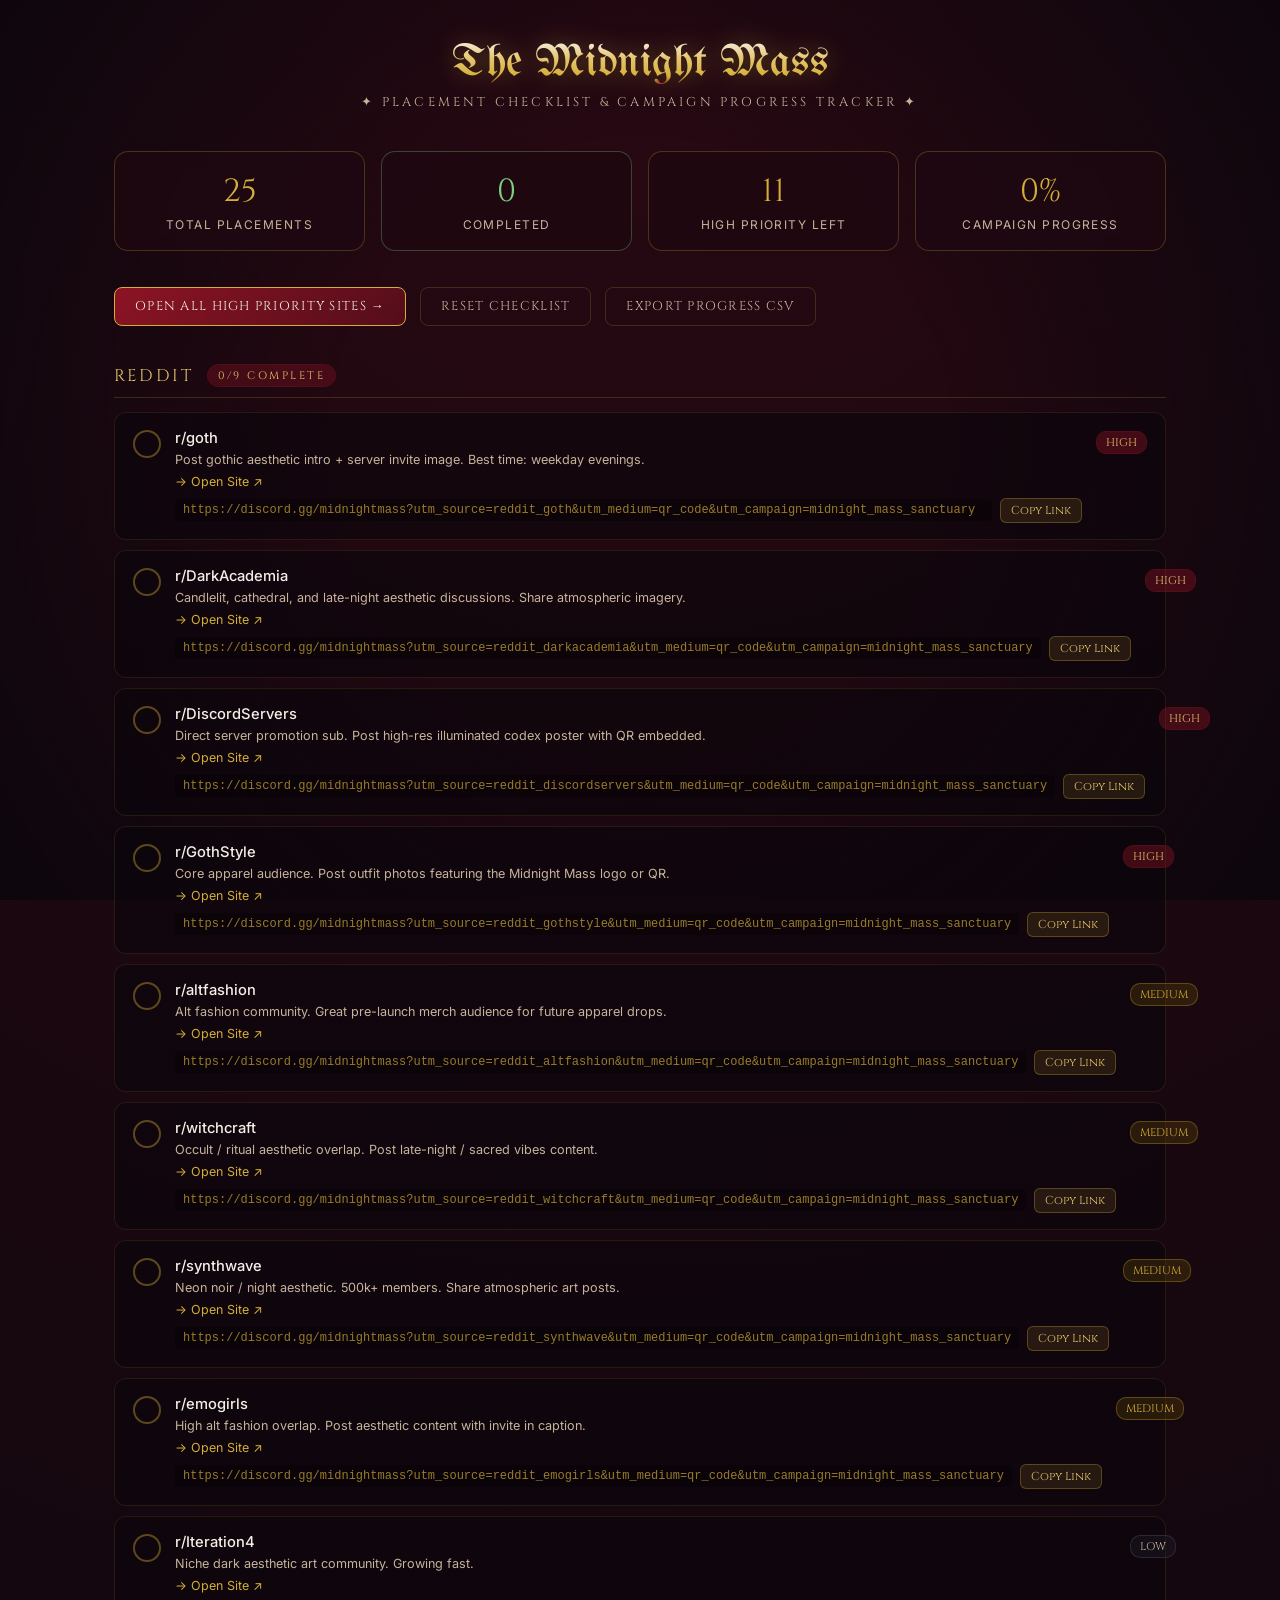
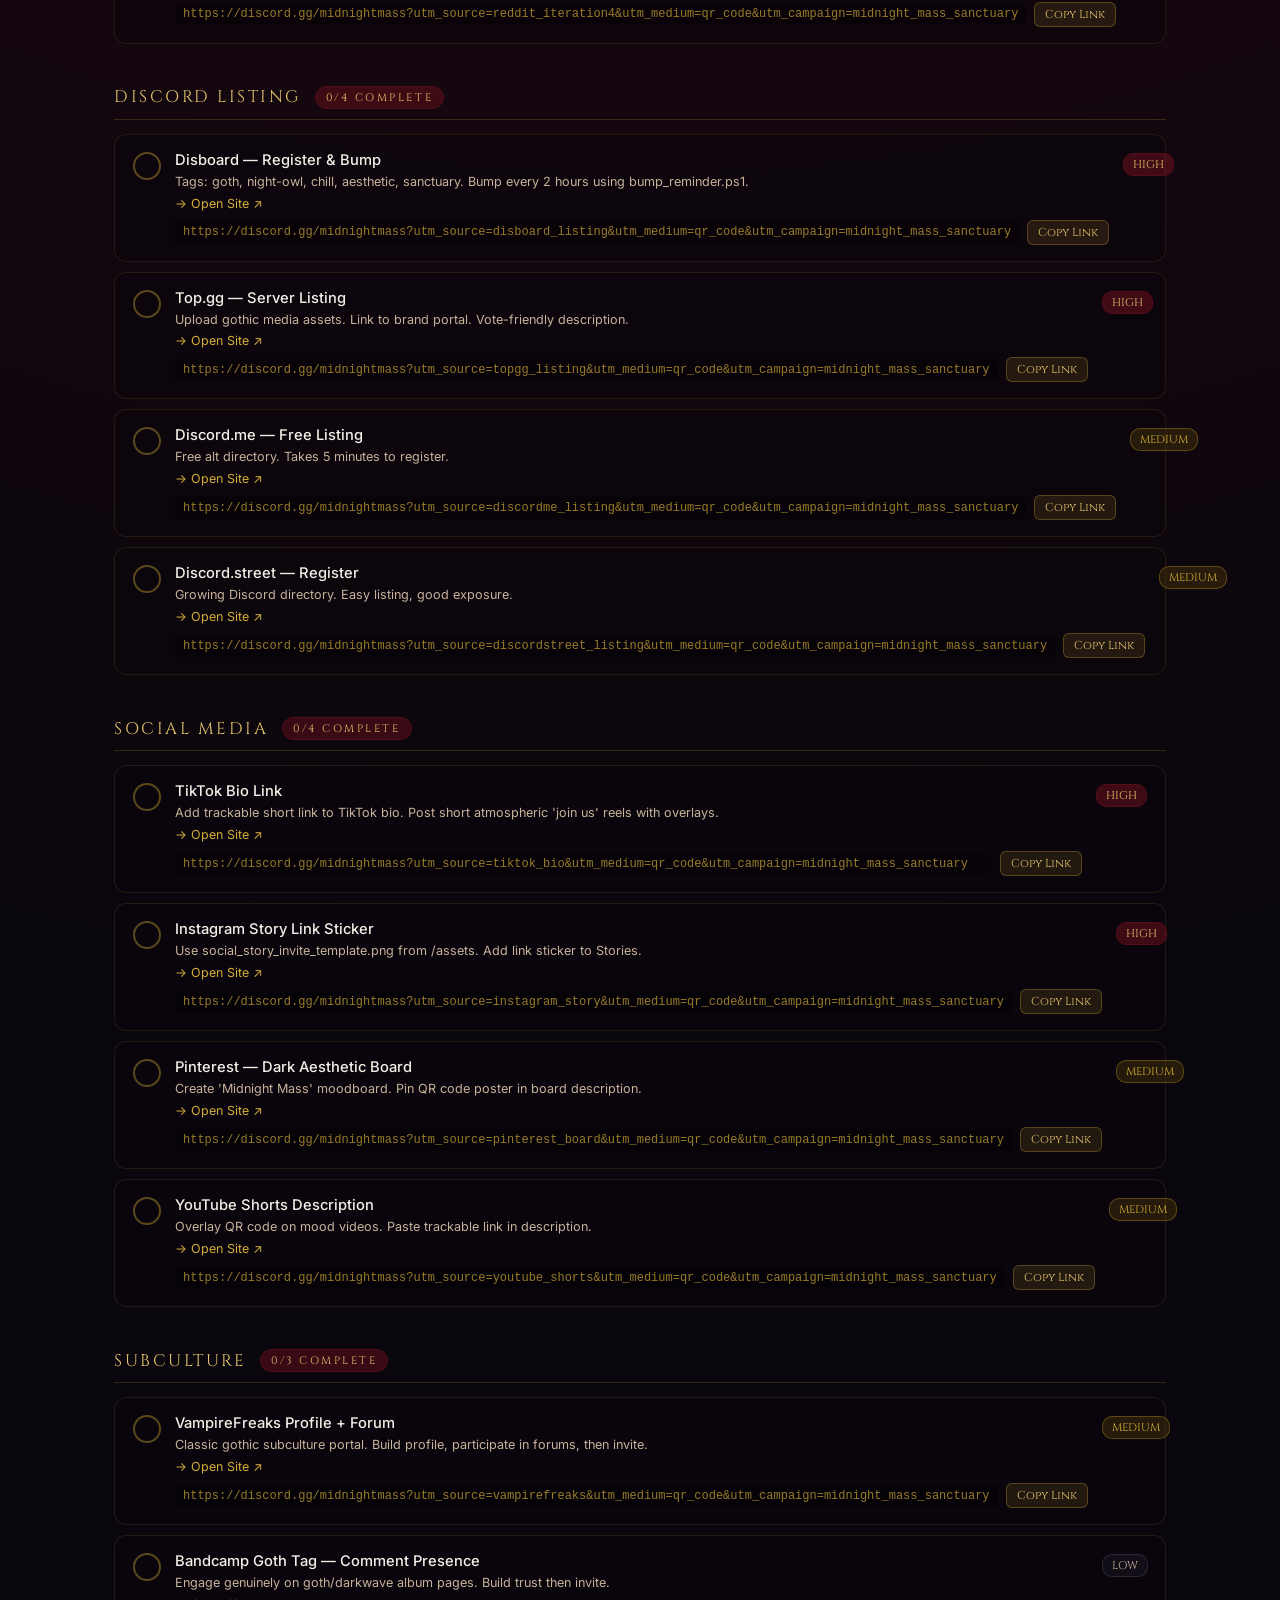
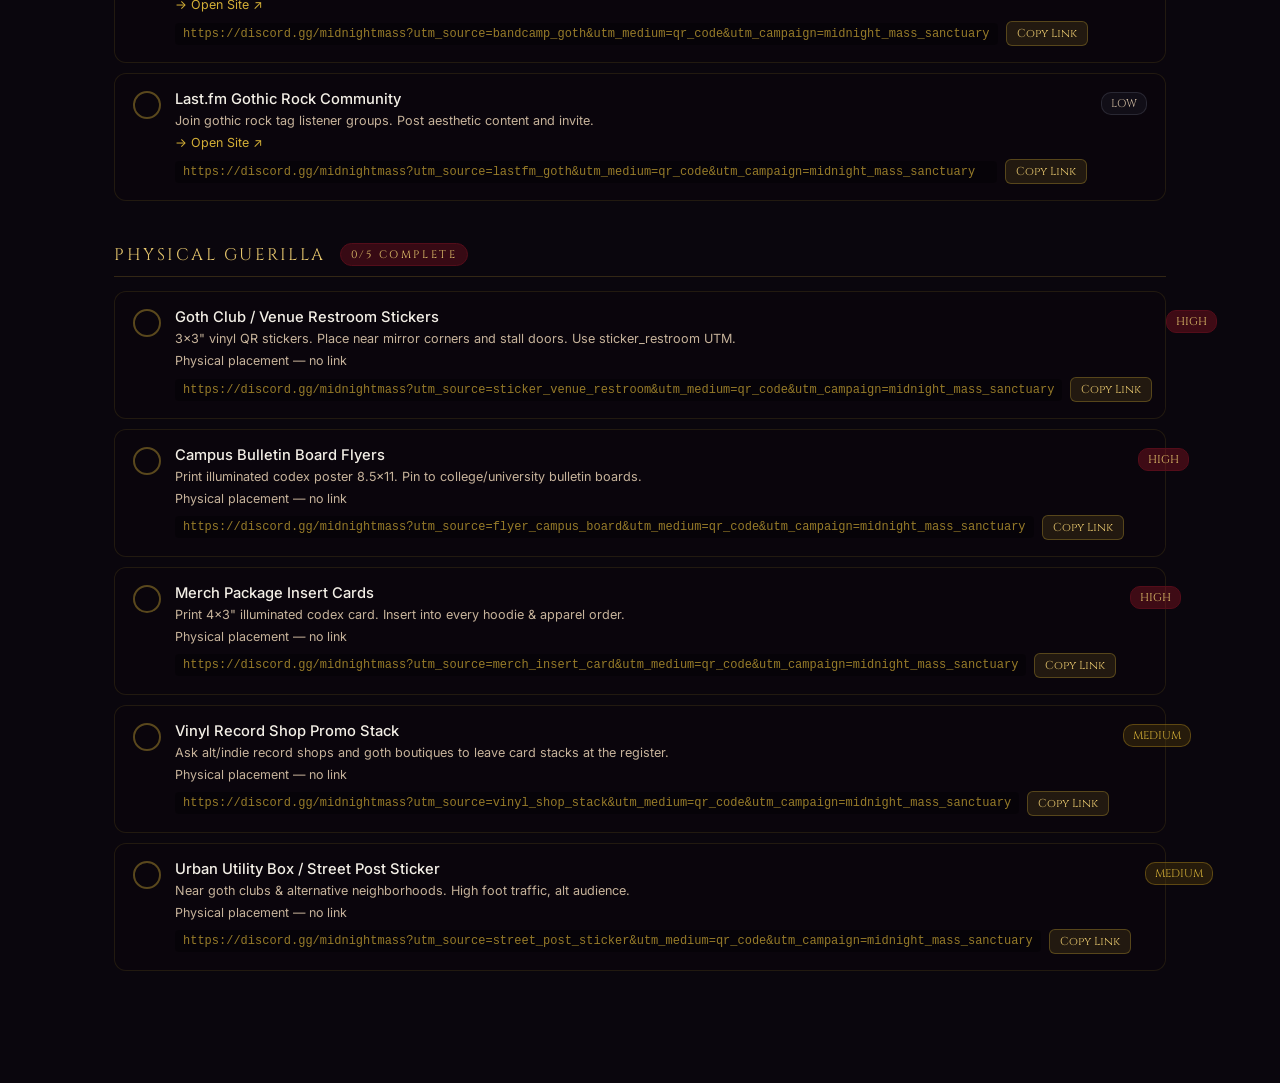
<file: placement_checklist.html>
<!DOCTYPE html>
<html lang="en">
<head>
  <meta charset="UTF-8">
  <meta name="viewport" content="width=device-width, initial-scale=1.0">
  <title>Midnight Mass — Placement Checklist & Growth Tracker</title>
  <link rel="preconnect" href="https://fonts.googleapis.com">
  <link href="https://fonts.googleapis.com/css2?family=Cinzel:wght@400;600;700&family=Inter:wght@300;400;500;600&family=UnifrakturMaguntia&display=swap" rel="stylesheet">
  <style>
    :root {
      --bg: #0a060d; --wine: #1e0811; --blood: #540d1a;
      --sacred: #8c1424; --flame: #b3202e;
      --gold: #d4af37; --glow: #e6c66d; --parchment: #c7b39b;
      --white: #f3efe6;
    }
    * { box-sizing: border-box; margin: 0; padding: 0; }
    body {
      background: var(--bg); color: var(--white);
      font-family: 'Inter', sans-serif; min-height: 100vh;
      background-image: radial-gradient(circle at 50% 0%, rgba(84,13,26,.4) 0%, transparent 60%);
    }
    body::before {
      content: ''; position: fixed; inset: 0; pointer-events: none;
      background: radial-gradient(circle at 50% 50%, transparent 40%, rgba(10,6,13,.8) 100%);
      z-index: 0;
    }
    .wrap { max-width: 1100px; margin: 0 auto; padding: 40px 24px 80px; position: relative; z-index: 1; }

    /* Header */
    header { text-align: center; margin-bottom: 40px; }
    .blackletter {
      font-family: 'UnifrakturMaguntia', cursive; font-size: 2.8rem;
      background: linear-gradient(180deg, var(--white) 0%, var(--glow) 40%, var(--gold) 80%, var(--sacred) 100%);
      -webkit-background-clip: text; -webkit-text-fill-color: transparent;
      filter: drop-shadow(0 0 12px rgba(212,175,55,.4));
    }
    .subtitle { font-family: 'Cinzel', serif; font-size: .8rem; letter-spacing: .25em; color: var(--parchment); margin-top: 8px; text-transform: uppercase; }

    /* Progress Summary */
    .summary-bar {
      display: grid; grid-template-columns: repeat(auto-fit, minmax(160px, 1fr));
      gap: 16px; margin-bottom: 36px;
    }
    .summary-card {
      background: rgba(30,8,17,.8); border: 1px solid rgba(212,175,55,.25);
      border-radius: 14px; padding: 18px 20px; text-align: center;
      backdrop-filter: blur(8px);
    }
    .summary-num { font-family: 'Cinzel', serif; font-size: 2rem; color: var(--gold); margin-bottom: 4px; }
    .summary-label { font-size: .75rem; letter-spacing: .12em; text-transform: uppercase; color: var(--parchment); }
    .summary-card.completed { border-color: rgba(127,207,127,.3); }
    .summary-card.completed .summary-num { color: #7fcf7f; }

    /* Category Sections */
    .cat-section { margin-bottom: 32px; }
    .cat-header {
      display: flex; align-items: center; gap: 14px;
      font-family: 'Cinzel', serif; font-size: 1.05rem; color: var(--glow);
      letter-spacing: .15em; text-transform: uppercase;
      padding: 10px 0; border-bottom: 1px solid rgba(212,175,55,.2); margin-bottom: 14px;
    }
    .cat-badge {
      font-size: .68rem; padding: 3px 10px; border-radius: 12px;
      background: rgba(140,20,36,.35); border: 1px solid var(--blood); color: var(--glow);
    }

    /* Checklist Items */
    .check-item {
      display: grid;
      grid-template-columns: 28px 1fr auto;
      align-items: start;
      gap: 14px;
      background: rgba(10,6,13,.6); border: 1px solid rgba(212,175,55,.12);
      border-radius: 12px; padding: 16px 18px; margin-bottom: 10px;
      transition: all .25s; cursor: pointer;
    }
    .check-item:hover { border-color: rgba(212,175,55,.3); background: rgba(30,8,17,.75); }
    .check-item.done { border-color: rgba(127,207,127,.25); background: rgba(10,30,10,.4); }
    .check-item.done .item-name { text-decoration: line-through; color: var(--parchment); opacity: .65; }

    .checkbox-ring {
      width: 28px; height: 28px; border-radius: 50%;
      border: 2px solid rgba(212,175,55,.4); flex-shrink: 0; margin-top: 1px;
      display: flex; align-items: center; justify-content: center;
      transition: all .2s; color: transparent; font-size: 14px;
    }
    .check-item.done .checkbox-ring {
      border-color: #7fcf7f; background: rgba(30,100,30,.4); color: #7fcf7f;
    }

    .item-name { font-size: .92rem; color: var(--white); margin-bottom: 4px; font-weight: 500; }
    .item-tip  { font-size: .79rem; color: var(--parchment); line-height: 1.5; }
    .item-url  { font-size: .78rem; color: var(--gold); text-decoration: none; display: inline-block; margin-top: 4px; }
    .item-url:hover { color: var(--glow); text-decoration: underline; }
    .item-priority { font-size: .7rem; padding: 3px 9px; border-radius: 10px; white-space: nowrap; align-self: start; margin-top: 2px; font-family: 'Cinzel', serif; }
    .p-high   { background: rgba(140,20,36,.4); border: 1px solid var(--blood); color: var(--glow); }
    .p-medium { background: rgba(80,60,10,.4); border: 1px solid rgba(180,140,30,.4); color: var(--gold); }
    .p-low    { background: rgba(30,30,40,.4); border: 1px solid rgba(100,100,120,.3); color: var(--parchment); }

    /* UTM URL copy row */
    .utm-row { display: flex; align-items: center; gap: 8px; margin-top: 8px; }
    .utm-display { font-size: .75rem; color: rgba(212,175,55,.7); font-family: monospace; overflow: hidden; text-overflow: ellipsis; white-space: nowrap; flex: 1; background: rgba(0,0,0,.3); padding: 4px 8px; border-radius: 4px; }
    .copy-btn {
      padding: 4px 10px; border-radius: 6px; font-size: .72rem; font-family: 'Cinzel', serif;
      background: rgba(212,175,55,.12); border: 1px solid rgba(212,175,55,.3); color: var(--glow);
      cursor: pointer; white-space: nowrap; transition: all .2s; flex-shrink: 0;
    }
    .copy-btn:hover { background: var(--gold); color: #000; }

    /* Reset & Export */
    .actions { display: flex; gap: 14px; margin-bottom: 28px; flex-wrap: wrap; }
    .btn { padding: 10px 20px; border-radius: 8px; font-family: 'Cinzel', serif; font-size: .8rem; letter-spacing: .1em; text-transform: uppercase; cursor: pointer; border: 1px solid var(--gold); transition: all .25s; }
    .btn-primary { background: linear-gradient(135deg, var(--sacred), var(--blood)); color: var(--white); }
    .btn-primary:hover { box-shadow: 0 0 18px rgba(179,32,46,.5); }
    .btn-ghost { background: transparent; color: var(--parchment); border-color: rgba(212,175,55,.2); }
    .btn-ghost:hover { border-color: var(--gold); color: var(--glow); }

    .toast { position: fixed; bottom: 24px; right: 24px; background: rgba(20,8,14,.95); border: 1px solid var(--gold); border-radius: 10px; padding: 12px 18px; font-family: 'Cinzel', serif; font-size: .82rem; color: var(--glow); z-index: 999; transform: translateY(60px); opacity: 0; transition: all .3s; pointer-events: none; }
    .toast.show { transform: translateY(0); opacity: 1; }
  </style>
</head>
<body>
<div class="wrap">

  <header>
    <div class="blackletter">The Midnight Mass</div>
    <div class="subtitle">✦ Placement Checklist & Campaign Progress Tracker ✦</div>
  </header>

  <!-- Summary Stats -->
  <div class="summary-bar">
    <div class="summary-card"><div class="summary-num" id="totalCount">0</div><div class="summary-label">Total Placements</div></div>
    <div class="summary-card completed"><div class="summary-num" id="doneCount">0</div><div class="summary-label">Completed</div></div>
    <div class="summary-card"><div class="summary-num" id="highCount">0</div><div class="summary-label">High Priority Left</div></div>
    <div class="summary-card"><div class="summary-num" id="pctDone">0%</div><div class="summary-label">Campaign Progress</div></div>
  </div>

  <div class="actions">
    <button class="btn btn-primary" onclick="openAllHighPriority()">Open All HIGH Priority Sites →</button>
    <button class="btn btn-ghost" onclick="resetAll()">Reset Checklist</button>
    <button class="btn btn-ghost" onclick="exportProgress()">Export Progress CSV</button>
  </div>

  <div id="checklist"></div>

</div>

<div class="toast" id="toast"></div>

<script>
const BASE = "https://discord.gg/midnightmass";

const PLACEMENTS = [
  { cat:"REDDIT", name:"r/goth", priority:"HIGH", tip:"Post gothic aesthetic intro + server invite image. Best time: weekday evenings.", url:"https://reddit.com/r/goth/submit", utm:"reddit_goth", postUrl:"https://reddit.com/r/goth/submit" },
  { cat:"REDDIT", name:"r/DarkAcademia", priority:"HIGH", tip:"Candlelit, cathedral, and late-night aesthetic discussions. Share atmospheric imagery.", url:"https://reddit.com/r/DarkAcademia/submit", utm:"reddit_darkacademia" },
  { cat:"REDDIT", name:"r/DiscordServers", priority:"HIGH", tip:"Direct server promotion sub. Post high-res illuminated codex poster with QR embedded.", url:"https://reddit.com/r/DiscordServers/submit", utm:"reddit_discordservers" },
  { cat:"REDDIT", name:"r/GothStyle", priority:"HIGH", tip:"Core apparel audience. Post outfit photos featuring the Midnight Mass logo or QR.", url:"https://reddit.com/r/GothStyle/submit", utm:"reddit_gothstyle" },
  { cat:"REDDIT", name:"r/altfashion", priority:"MEDIUM", tip:"Alt fashion community. Great pre-launch merch audience for future apparel drops.", url:"https://reddit.com/r/altfashion/submit", utm:"reddit_altfashion" },
  { cat:"REDDIT", name:"r/witchcraft", priority:"MEDIUM", tip:"Occult / ritual aesthetic overlap. Post late-night / sacred vibes content.", url:"https://reddit.com/r/witchcraft/submit", utm:"reddit_witchcraft" },
  { cat:"REDDIT", name:"r/synthwave", priority:"MEDIUM", tip:"Neon noir / night aesthetic. 500k+ members. Share atmospheric art posts.", url:"https://reddit.com/r/synthwave/submit", utm:"reddit_synthwave" },
  { cat:"REDDIT", name:"r/emogirls", priority:"MEDIUM", tip:"High alt fashion overlap. Post aesthetic content with invite in caption.", url:"https://reddit.com/r/emogirls/submit", utm:"reddit_emogirls" },
  { cat:"REDDIT", name:"r/Iteration4", priority:"LOW", tip:"Niche dark aesthetic art community. Growing fast.", url:"https://reddit.com/r/Iteration4/submit", utm:"reddit_iteration4" },

  { cat:"DISCORD LISTING", name:"Disboard — Register & Bump", priority:"HIGH", tip:"Tags: goth, night-owl, chill, aesthetic, sanctuary. Bump every 2 hours using bump_reminder.ps1.", url:"https://disboard.org/server/add", utm:"disboard_listing" },
  { cat:"DISCORD LISTING", name:"Top.gg — Server Listing", priority:"HIGH", tip:"Upload gothic media assets. Link to brand portal. Vote-friendly description.", url:"https://top.gg/servers", utm:"topgg_listing" },
  { cat:"DISCORD LISTING", name:"Discord.me — Free Listing", priority:"MEDIUM", tip:"Free alt directory. Takes 5 minutes to register.", url:"https://discord.me/servers/add", utm:"discordme_listing" },
  { cat:"DISCORD LISTING", name:"Discord.street — Register", priority:"MEDIUM", tip:"Growing Discord directory. Easy listing, good exposure.", url:"https://discord.street", utm:"discordstreet_listing" },

  { cat:"SOCIAL MEDIA", name:"TikTok Bio Link", priority:"HIGH", tip:"Add trackable short link to TikTok bio. Post short atmospheric 'join us' reels with overlays.", url:"https://tiktok.com", utm:"tiktok_bio" },
  { cat:"SOCIAL MEDIA", name:"Instagram Story Link Sticker", priority:"HIGH", tip:"Use social_story_invite_template.png from /assets. Add link sticker to Stories.", url:"https://instagram.com", utm:"instagram_story" },
  { cat:"SOCIAL MEDIA", name:"Pinterest — Dark Aesthetic Board", priority:"MEDIUM", tip:"Create 'Midnight Mass' moodboard. Pin QR code poster in board description.", url:"https://pinterest.com", utm:"pinterest_board" },
  { cat:"SOCIAL MEDIA", name:"YouTube Shorts Description", priority:"MEDIUM", tip:"Overlay QR code on mood videos. Paste trackable link in description.", url:"https://youtube.com", utm:"youtube_shorts" },

  { cat:"SUBCULTURE", name:"VampireFreaks Profile + Forum", priority:"MEDIUM", tip:"Classic gothic subculture portal. Build profile, participate in forums, then invite.", url:"https://vampirefreaks.com", utm:"vampirefreaks" },
  { cat:"SUBCULTURE", name:"Bandcamp Goth Tag — Comment Presence", priority:"LOW", tip:"Engage genuinely on goth/darkwave album pages. Build trust then invite.", url:"https://bandcamp.com/tag/goth", utm:"bandcamp_goth" },
  { cat:"SUBCULTURE", name:"Last.fm Gothic Rock Community", priority:"LOW", tip:"Join gothic rock tag listener groups. Post aesthetic content and invite.", url:"https://www.last.fm/tag/gothic+rock/listeners", utm:"lastfm_goth" },

  { cat:"PHYSICAL GUERILLA", name:"Goth Club / Venue Restroom Stickers", priority:"HIGH", tip:"3x3\" vinyl QR stickers. Place near mirror corners and stall doors. Use sticker_restroom UTM.", url:null, utm:"sticker_venue_restroom" },
  { cat:"PHYSICAL GUERILLA", name:"Campus Bulletin Board Flyers", priority:"HIGH", tip:"Print illuminated codex poster 8.5x11. Pin to college/university bulletin boards.", url:null, utm:"flyer_campus_board" },
  { cat:"PHYSICAL GUERILLA", name:"Merch Package Insert Cards", priority:"HIGH", tip:"Print 4x3\" illuminated codex card. Insert into every hoodie & apparel order.", url:null, utm:"merch_insert_card" },
  { cat:"PHYSICAL GUERILLA", name:"Vinyl Record Shop Promo Stack", priority:"MEDIUM", tip:"Ask alt/indie record shops and goth boutiques to leave card stacks at the register.", url:null, utm:"vinyl_shop_stack" },
  { cat:"PHYSICAL GUERILLA", name:"Urban Utility Box / Street Post Sticker", priority:"MEDIUM", tip:"Near goth clubs & alternative neighborhoods. High foot traffic, alt audience.", url:null, utm:"street_post_sticker" },
];

const CAT_ORDER = ["REDDIT","DISCORD LISTING","SOCIAL MEDIA","SUBCULTURE","PHYSICAL GUERILLA"];
let done = new Set(JSON.parse(localStorage.getItem('mm_checklist') || '[]'));

function buildUrl(utm) {
  return `${BASE}?utm_source=${utm}&utm_medium=qr_code&utm_campaign=midnight_mass_sanctuary`;
}

function render() {
  const container = document.getElementById('checklist');
  container.innerHTML = '';

  const cats = {};
  PLACEMENTS.forEach((p, i) => {
    if (!cats[p.cat]) cats[p.cat] = [];
    cats[p.cat].push({ ...p, idx: i });
  });

  CAT_ORDER.forEach(cat => {
    if (!cats[cat]) return;
    const sec = document.createElement('div');
    sec.className = 'cat-section';
    const count = cats[cat].length;
    const doneInCat = cats[cat].filter(p => done.has(p.idx)).length;
    sec.innerHTML = `<div class="cat-header"><span>${cat}</span><span class="cat-badge">${doneInCat}/${count} complete</span></div>`;

    cats[cat].forEach(p => {
      const isDone = done.has(p.idx);
      const utmUrl = buildUrl(p.utm);
      const item = document.createElement('div');
      item.className = `check-item${isDone ? ' done' : ''}`;
      item.innerHTML = `
        <div class="checkbox-ring">${isDone ? '✓' : ''}</div>
        <div>
          <div class="item-name">${p.name}</div>
          <div class="item-tip">${p.tip}</div>
          ${p.url ? `<a href="${p.url}" target="_blank" class="item-url" onclick="event.stopPropagation()">→ Open Site ↗</a>` : '<span class="item-url" style="color:var(--parchment)">Physical placement — no link</span>'}
          <div class="utm-row">
            <div class="utm-display">${utmUrl}</div>
            <button class="copy-btn" onclick="event.stopPropagation(); copyUTM('${utmUrl}', this)">Copy Link</button>
          </div>
        </div>
        <span class="item-priority p-${p.priority.toLowerCase()}">${p.priority}</span>
      `;
      item.addEventListener('click', () => toggleDone(p.idx));
      sec.appendChild(item);
    });

    container.appendChild(sec);
  });

  updateStats();
}

function toggleDone(idx) {
  if (done.has(idx)) { done.delete(idx); } else { done.add(idx); }
  localStorage.setItem('mm_checklist', JSON.stringify([...done]));
  render();
  const p = PLACEMENTS[idx];
  showToast(done.has(idx) ? `✦ "${p.name}" marked complete` : `↩ "${p.name}" unmarked`);
}

function updateStats() {
  const total = PLACEMENTS.length;
  const doneCount = done.size;
  const highLeft = PLACEMENTS.filter((p, i) => p.priority === 'HIGH' && !done.has(i)).length;
  const pct = Math.round((doneCount / total) * 100);
  document.getElementById('totalCount').textContent = total;
  document.getElementById('doneCount').textContent = doneCount;
  document.getElementById('highCount').textContent = highLeft;
  document.getElementById('pctDone').textContent = pct + '%';
}

function copyUTM(url, btn) {
  navigator.clipboard.writeText(url).then(() => {
    const orig = btn.textContent;
    btn.textContent = 'Copied!';
    btn.style.background = 'var(--gold)';
    btn.style.color = '#000';
    setTimeout(() => { btn.textContent = orig; btn.style.background = ''; btn.style.color = ''; }, 1800);
  });
}

function openAllHighPriority() {
  const highSites = PLACEMENTS.filter((p, i) => p.priority === 'HIGH' && p.url && !done.has(i));
  if (!highSites.length) { showToast('✦ All high priority sites done!'); return; }
  highSites.forEach((p, i) => setTimeout(() => window.open(p.url, '_blank'), i * 600));
  showToast(`✦ Opening ${highSites.length} high priority sites...`);
}

function resetAll() {
  if (!confirm('Reset all checkmarks? This cannot be undone.')) return;
  done = new Set();
  localStorage.removeItem('mm_checklist');
  render();
  showToast('✦ Checklist reset');
}

function exportProgress() {
  const rows = PLACEMENTS.map((p, i) => ({
    Category: p.cat, Name: p.name, Priority: p.priority,
    Status: done.has(i) ? 'DONE' : 'PENDING',
    URL: p.url || 'N/A',
    UTM_Link: buildUrl(p.utm),
  }));
  const headers = Object.keys(rows[0]);
  const csv = [headers.join(','), ...rows.map(r => headers.map(h => `"${r[h]}"`).join(','))].join('\n');
  const a = document.createElement('a');
  a.href = URL.createObjectURL(new Blob([csv], { type: 'text/csv' }));
  a.download = `MidnightMass_Progress_${Date.now()}.csv`;
  a.click();
}

function showToast(msg) {
  const t = document.getElementById('toast');
  t.textContent = msg; t.classList.add('show');
  setTimeout(() => t.classList.remove('show'), 2600);
}

render();
</script>
</body>
</html>
</file>
<file: codex_styles.css>
/* Midnight Mass — Sacred Illuminated Codex Styling System */
@import url('https://fonts.googleapis.com/css2?family=Cinzel:wght@400;600;700;900&family=Inter:wght@300;400;500;600;700&family=Playfair+Display:ital,wght@0,400;0,600;0,700;1,400&family=Source+Sans+3:wght@300;400;600&family=UnifrakturMaguntia&display=swap');

:root {
  /* Official Visual Foundation: Neon Nocturnal v2.0 Brand Palette */
  --obsidian-void: #0B0B0B;
  --deep-wine: #121119;
  --blood-crimson: #9B1B1B;
  --sacred-blood: #E11D48;
  --blood-flame: #8B5CF6;
  --gold-leaf: #8B5CF6;
  --gold-glow: #06B6D4;
  --muted-parchment: #D0D8E8;
  --pure-white: #FFFFFF;
  --off-white: #F5F5F7;
  
  --surface-card: rgba(18, 17, 25, 0.72);
  --surface-card-hover: rgba(26, 28, 41, 0.9);
  --border-gold: rgba(139, 92, 246, 0.4);
  --border-blood: rgba(225, 29, 72, 0.45);
  
  --font-title: 'Cinzel', serif;
  --font-body: 'Inter', sans-serif;
  --font-blackletter: 'UnifrakturMaguntia', cursive;
  
  --glow-gold: 0 0 15px rgba(139, 92, 246, 0.45), 0 0 30px rgba(37, 99, 235, 0.25);
  --glow-blood: 0 0 15px rgba(225, 29, 72, 0.5), 0 0 35px rgba(139, 92, 246, 0.3);
}

/* Font Variant 2: Softer */
body.font-softer {
  --font-title: 'Playfair Display', serif;
  --font-body: 'Source Sans 3', sans-serif;
}

/* Mood Variant 2: Darker & Heavier */
body.mood-heavy {
  --obsidian-void: #040206;
  --deep-wine: #120309;
  --surface-card: rgba(18, 3, 9, 0.85);
  --border-gold: rgba(212, 175, 55, 0.25);
  --border-blood: rgba(140, 20, 36, 0.6);
}

/* Mood Variant 3: Moody Cinematic */
body.mood-cinematic {
  --obsidian-void: #070913;
  --deep-wine: #141b2e;
  --surface-card: rgba(20, 27, 46, 0.7);
  --sacred-blood: #9e2a3b;
  --gold-leaf: #cca043;
}

* {
  box-sizing: border-box;
  margin: 0;
  padding: 0;
}

body {
  background-color: var(--obsidian-void);
  color: var(--off-white);
  font-family: var(--font-body);
  line-height: 1.6;
  min-height: 100vh;
  position: relative;
  overflow-x: hidden;
  background-image: 
    radial-gradient(circle at 50% 0%, rgba(84, 13, 26, 0.4) 0%, transparent 65%),
    radial-gradient(circle at 50% 100%, rgba(212, 175, 55, 0.08) 0%, transparent 50%);
}

/* Ambient Candlelight Vignette & Fog */
body::before {
  content: '';
  position: fixed;
  inset: 0;
  pointer-events: none;
  background: 
    radial-gradient(circle at 50% 50%, transparent 40%, rgba(10, 6, 13, 0.85) 100%),
    repeating-linear-gradient(0deg, rgba(212, 175, 55, 0.015) 0px, transparent 2px, transparent 4px);
  z-index: 10;
}

/* Candle Flame Flicker Particle Overlay */
.candlelight-overlay {
  position: fixed;
  inset: 0;
  pointer-events: none;
  z-index: 11;
  background: radial-gradient(circle at 20% 30%, rgba(230, 198, 109, 0.04) 0%, transparent 40%),
              radial-gradient(circle at 80% 70%, rgba(179, 32, 46, 0.04) 0%, transparent 40%);
  animation: candleFlicker 6s infinite alternate ease-in-out;
}

@keyframes candleFlicker {
  0% { opacity: 0.7; transform: scale(1); }
  25% { opacity: 0.9; transform: scale(1.02); }
  50% { opacity: 0.6; transform: scale(0.99); }
  75% { opacity: 0.85; transform: scale(1.01); }
  100% { opacity: 0.75; transform: scale(1); }
}

.container {
  max-width: 1280px;
  margin: 0 auto;
  padding: 0 24px 80px;
  position: relative;
  z-index: 12;
}

/* Sacred Header */
header {
  padding: 48px 0 32px;
  text-align: center;
  position: relative;
}

.sacred-emblem-header {
  margin: 0 auto 16px;
  width: 54px;
  height: 54px;
  display: flex;
  align-items: center;
  justify-content: center;
  border-radius: 50%;
  background: rgba(212, 175, 55, 0.08);
  border: 1px solid var(--border-gold);
  color: var(--gold-leaf);
  box-shadow: var(--glow-gold);
  transition: all 0.3s ease;
}

.sacred-emblem-header svg {
  width: 28px;
  height: 28px;
  fill: currentColor;
}

.brand-badge {
  display: inline-block;
  padding: 5px 16px;
  background: rgba(140, 20, 36, 0.25);
  border: 1px solid var(--border-blood);
  border-radius: 20px;
  font-family: var(--font-title);
  font-size: 0.75rem;
  letter-spacing: 0.25em;
  color: var(--gold-glow);
  text-transform: uppercase;
  margin-bottom: 16px;
}

.codex-hero-title {
  font-family: var(--font-blackletter);
  font-size: clamp(2.8rem, 6vw, 4.8rem);
  line-height: 1.1;
  background: linear-gradient(180deg, var(--pure-white) 0%, var(--gold-glow) 40%, var(--gold-leaf) 75%, var(--sacred-blood) 100%);
  -webkit-background-clip: text;
  -webkit-text-fill-color: transparent;
  filter: drop-shadow(0 0 15px rgba(212, 175, 55, 0.4));
  margin-bottom: 12px;
}

.codex-hero-subtitle {
  font-family: var(--font-title);
  font-size: 1rem;
  letter-spacing: 0.25em;
  text-transform: uppercase;
  color: var(--muted-parchment);
}

/* Customizer Bar (Controls for Fonts, Logo, Mood, Icon Style) */
.customizer-bar {
  background: var(--surface-card);
  backdrop-filter: blur(12px);
  border: 1px solid var(--border-gold);
  border-radius: 16px;
  padding: 18px 24px;
  margin: 28px 0 40px;
  display: flex;
  flex-wrap: wrap;
  align-items: center;
  justify-content: space-between;
  gap: 20px;
  box-shadow: 0 15px 35px rgba(0,0,0,0.6);
  position: relative;
}

.customizer-bar::before, .customizer-bar::after {
  content: '✦';
  position: absolute;
  color: var(--gold-leaf);
  font-size: 0.8rem;
  top: 50%;
  transform: translateY(-50%);
}
.customizer-bar::before { left: 10px; }
.customizer-bar::after { right: 10px; }

.control-group {
  display: flex;
  align-items: center;
  gap: 10px;
}

.control-label {
  font-family: var(--font-title);
  font-size: 0.8rem;
  letter-spacing: 0.15em;
  text-transform: uppercase;
  color: var(--gold-glow);
  white-space: nowrap;
}

.control-select, .control-btn {
  background: rgba(10, 6, 13, 0.8);
  border: 1px solid var(--border-gold);
  color: var(--off-white);
  padding: 8px 14px;
  border-radius: 8px;
  font-size: 0.85rem;
  font-family: var(--font-body);
  outline: none;
  cursor: pointer;
  transition: all 0.25s ease;
}

.control-select:hover, .control-btn:hover {
  border-color: var(--gold-leaf);
  box-shadow: 0 0 12px rgba(212, 175, 55, 0.3);
}

.control-btn.active {
  background: rgba(212, 175, 55, 0.2);
  border-color: var(--gold-leaf);
  color: var(--gold-glow);
  box-shadow: var(--glow-gold);
}

/* Nav Tabs */
.codex-tabs {
  display: flex;
  justify-content: center;
  gap: 12px;
  margin-bottom: 36px;
  border-bottom: 1px solid rgba(212, 175, 55, 0.15);
  padding-bottom: 16px;
}

.tab-btn {
  background: transparent;
  border: 1px solid transparent;
  color: var(--muted-parchment);
  font-family: var(--font-title);
  font-size: 0.9rem;
  letter-spacing: 0.15em;
  text-transform: uppercase;
  padding: 10px 22px;
  border-radius: 30px;
  cursor: pointer;
  transition: all 0.3s ease;
  display: flex;
  align-items: center;
  gap: 8px;
}

.tab-btn:hover {
  color: var(--gold-glow);
  border-color: rgba(212, 175, 55, 0.3);
}

.tab-btn.active {
  color: var(--gold-glow);
  background: rgba(140, 20, 36, 0.3);
  border-color: var(--gold-leaf);
  box-shadow: var(--glow-gold);
}

/* Main Grid Layout */
.app-grid {
  display: grid;
  grid-template-columns: 1fr 1fr;
  gap: 36px;
  align-items: start;
}

@media (max-width: 992px) {
  .app-grid {
    grid-template-columns: 1fr;
  }
}

/* Illuminated Manuscript Card */
.codex-card {
  background: var(--surface-card);
  backdrop-filter: blur(12px);
  border: 1px solid var(--border-gold);
  border-radius: 20px;
  padding: 32px;
  position: relative;
  box-shadow: 0 20px 50px rgba(0, 0, 0, 0.75);
}

/* Gold Corner Filigree Accents */
.codex-card::before {
  content: '';
  position: absolute;
  inset: 6px;
  border: 1px solid rgba(212, 175, 55, 0.15);
  border-radius: 16px;
  pointer-events: none;
}

.card-title-header {
  display: flex;
  align-items: center;
  gap: 12px;
  margin-bottom: 24px;
  padding-bottom: 12px;
  border-bottom: 1px solid rgba(212, 175, 55, 0.2);
}

.card-title {
  font-family: var(--font-title);
  font-size: 1.3rem;
  color: var(--gold-glow);
  letter-spacing: 0.12em;
  text-transform: uppercase;
}

.card-icon {
  color: var(--gold-leaf);
  display: flex;
  align-items: center;
}

/* Form Controls */
.form-group {
  margin-bottom: 20px;
}

.form-label {
  display: block;
  font-family: var(--font-title);
  font-size: 0.8rem;
  letter-spacing: 0.12em;
  text-transform: uppercase;
  color: var(--muted-parchment);
  margin-bottom: 8px;
}

.form-input, .form-textarea, .form-select {
  width: 100%;
  background: rgba(10, 6, 13, 0.85);
  border: 1px solid var(--border-gold);
  border-radius: 10px;
  padding: 12px 16px;
  color: var(--off-white);
  font-family: var(--font-body);
  font-size: 0.95rem;
  outline: none;
  transition: all 0.25s ease;
}

.form-input:focus, .form-textarea:focus, .form-select:focus {
  border-color: var(--gold-leaf);
  box-shadow: 0 0 15px rgba(212, 175, 55, 0.25);
  background: rgba(15, 8, 20, 0.95);
}

/* Preset Buttons Grid */
.preset-grid {
  display: grid;
  grid-template-columns: repeat(auto-fit, minmax(130px, 1fr));
  gap: 10px;
}

.preset-chip {
  background: rgba(10, 6, 13, 0.7);
  border: 1px solid rgba(212, 175, 55, 0.2);
  border-radius: 8px;
  padding: 8px 12px;
  font-size: 0.8rem;
  color: var(--muted-parchment);
  cursor: pointer;
  text-align: center;
  transition: all 0.2s ease;
}

.preset-chip:hover, .preset-chip.active {
  border-color: var(--gold-leaf);
  color: var(--gold-glow);
  background: rgba(140, 20, 36, 0.25);
}

/* Live Preview Canvas Frame */
.preview-stage {
  display: flex;
  flex-direction: column;
  align-items: center;
  justify-content: center;
  padding: 24px;
  background: rgba(10, 6, 13, 0.9);
  border: 1px solid var(--border-gold);
  border-radius: 16px;
  position: relative;
  box-shadow: inset 0 0 30px rgba(0,0,0,0.9);
  margin-bottom: 24px;
}

.canvas-wrapper {
  position: relative;
  padding: 20px;
  background: #000;
  border-radius: 14px;
  border: 2px solid var(--gold-leaf);
  box-shadow: var(--glow-gold);
}

canvas#qrCanvas {
  display: block;
  max-width: 100%;
  height: auto;
  border-radius: 6px;
}

/* Primary Action Buttons */
.btn-primary {
  width: 100%;
  background: linear-gradient(135deg, var(--sacred-blood) 0%, var(--blood-crimson) 100%);
  color: var(--off-white);
  border: 1px solid var(--gold-leaf);
  padding: 14px 28px;
  border-radius: 10px;
  font-family: var(--font-title);
  font-size: 0.95rem;
  letter-spacing: 0.18em;
  text-transform: uppercase;
  cursor: pointer;
  box-shadow: var(--glow-blood);
  transition: all 0.3s ease;
  display: flex;
  align-items: center;
  justify-content: center;
  gap: 10px;
}

.btn-primary:hover {
  background: linear-gradient(135deg, var(--blood-flame) 0%, var(--sacred-blood) 100%);
  box-shadow: 0 0 25px rgba(179, 32, 46, 0.7), var(--glow-gold);
  transform: translateY(-2px);
}

.btn-secondary {
  background: rgba(212, 175, 55, 0.1);
  color: var(--gold-glow);
  border: 1px solid var(--border-gold);
  padding: 10px 20px;
  border-radius: 8px;
  font-family: var(--font-title);
  font-size: 0.85rem;
  letter-spacing: 0.12em;
  text-transform: uppercase;
  cursor: pointer;
  transition: all 0.25s ease;
  display: flex;
  align-items: center;
  justify-content: center;
  gap: 8px;
}

.btn-secondary:hover {
  background: rgba(212, 175, 55, 0.25);
  border-color: var(--gold-leaf);
  box-shadow: var(--glow-gold);
}

/* Printable Poster Layout Container */
.poster-preview-container {
  width: 100%;
  max-width: 520px;
  margin: 0 auto;
  background: #09050b;
  border: 3px double var(--gold-leaf);
  border-radius: 12px;
  padding: 32px 24px;
  position: relative;
  text-align: center;
  box-shadow: 0 25px 60px rgba(0,0,0,0.9);
}

.poster-preview-container::before {
  content: '';
  position: absolute;
  inset: 8px;
  border: 1px solid rgba(212, 175, 55, 0.3);
  pointer-events: none;
}

.poster-header-title {
  font-family: var(--font-blackletter);
  font-size: 2.8rem;
  color: var(--gold-glow);
  line-height: 1.1;
  margin-bottom: 4px;
  text-shadow: 0 0 10px rgba(212, 175, 55, 0.5);
}

.poster-subtitle {
  font-family: var(--font-title);
  font-size: 0.8rem;
  letter-spacing: 0.3em;
  text-transform: uppercase;
  color: var(--sacred-blood);
  margin-bottom: 20px;
}

.poster-qr-frame {
  display: inline-block;
  padding: 16px;
  background: #000;
  border: 2px solid var(--gold-leaf);
  border-radius: 8px;
  margin: 16px 0;
  box-shadow: 0 0 20px rgba(140, 20, 36, 0.6);
}

.poster-cta-text {
  font-family: var(--font-title);
  font-size: 1.1rem;
  letter-spacing: 0.15em;
  color: var(--off-white);
  text-transform: uppercase;
  margin-top: 16px;
}

.poster-url-badge {
  display: inline-block;
  margin-top: 10px;
  padding: 6px 18px;
  background: rgba(140, 20, 36, 0.4);
  border: 1px solid var(--sacred-blood);
  border-radius: 20px;
  font-family: monospace;
  font-size: 0.9rem;
  color: var(--gold-glow);
}

.poster-merch-tag {
  margin-top: 24px;
  padding-top: 16px;
  border-top: 1px solid rgba(212, 175, 55, 0.2);
  font-size: 0.75rem;
  letter-spacing: 0.15em;
  color: var(--muted-parchment);
  text-transform: uppercase;
}

/* Strategy Directory Table & Cards */
.strategy-card-grid {
  display: grid;
  grid-template-columns: repeat(auto-fit, minmax(320px, 1fr));
  gap: 24px;
  margin-top: 24px;
}

.strategy-item-card {
  background: rgba(10, 6, 13, 0.8);
  border: 1px solid rgba(212, 175, 55, 0.2);
  border-radius: 12px;
  padding: 20px;
  transition: all 0.3s ease;
}

.strategy-item-card:hover {
  border-color: var(--gold-leaf);
  box-shadow: var(--glow-gold);
  transform: translateY(-2px);
}

.strategy-header {
  display: flex;
  align-items: center;
  justify-content: space-between;
  margin-bottom: 12px;
}

.strategy-badge {
  font-size: 0.7rem;
  padding: 3px 10px;
  border-radius: 12px;
  background: rgba(140, 20, 36, 0.4);
  color: var(--gold-glow);
  font-family: var(--font-title);
  letter-spacing: 0.1em;
}

.strategy-title {
  font-family: var(--font-title);
  font-size: 1rem;
  color: var(--off-white);
}

.strategy-url-link {
  color: var(--gold-leaf);
  text-decoration: none;
  font-size: 0.85rem;
  word-break: break-all;
  display: block;
  margin: 8px 0;
  transition: color 0.2s ease;
}

.strategy-url-link:hover {
  color: var(--gold-glow);
  text-decoration: underline;
}

.strategy-copy-btn {
  font-size: 0.75rem;
  padding: 4px 10px;
  background: rgba(212, 175, 55, 0.15);
  border: 1px solid var(--border-gold);
  color: var(--gold-glow);
  border-radius: 6px;
  cursor: pointer;
  transition: all 0.2s ease;
}

.strategy-copy-btn:hover {
  background: var(--gold-leaf);
  color: #000;
}

/* Hidden Utility Classes */
.hidden {
  display: none !important;
}

/* Print Overrides */
@media print {
  body {
    background: #ffffff !important;
    color: #000000 !important;
  }
  body::before, .candlelight-overlay, header, .customizer-bar, .codex-tabs, .btn-primary, .btn-secondary, .form-group {
    display: none !important;
  }
  .poster-preview-container {
    max-width: 100% !important;
    border: 4px solid #000 !important;
    background: #ffffff !important;
    color: #000000 !important;
    box-shadow: none !important;
    padding: 40px !important;
  }
  .poster-header-title {
    color: #000 !important;
    text-shadow: none !important;
  }
  .poster-subtitle {
    color: #8c1424 !important;
  }
  .poster-qr-frame {
    border: 2px solid #000 !important;
    box-shadow: none !important;
  }
  .poster-cta-text {
    color: #000 !important;
  }
  .poster-url-badge {
    background: #f0f0f0 !important;
    border: 1px solid #333 !important;
    color: #000 !important;
  }
}
</file>
<file: assets/archives/MidnightMass_GrowthHub/codex_styles.css>
/* Midnight Mass — Sacred Illuminated Codex Styling System */
@import url('https://fonts.googleapis.com/css2?family=Cinzel:wght@400;600;700;900&family=Inter:wght@300;400;500;600;700&family=Playfair+Display:ital,wght@0,400;0,600;0,700;1,400&family=Source+Sans+3:wght@300;400;600&family=UnifrakturMaguntia&display=swap');

:root {
  /* ── Spooky Szn Palette — Strict Assignment ── */
  --obsidian-void:    #340744;   /* Background — Deep Dark Purple        */
  --deep-wine:        #005437;   /* Card / Surface — Deep Forest Green   */
  --blood-crimson:    #741aac;   /* Deep Accent — Vibrant Purple         */
  --sacred-blood:     #741aac;   /* Accent — Vibrant Purple              */
  --blood-flame:      #ff9e79;   /* Highlight / Flame — Peach Salmon     */
  --gold-leaf:        #ff9e79;   /* Primary Accent (was Gold) — Peach    */
  --gold-glow:        #debad6;   /* Soft Glow — Lavender Pink            */
  --muted-parchment:  #debad6;   /* Body / Muted Text — Lavender Pink    */
  --pure-white:       #debad6;   /* Light Text — Lavender Pink           */
  --off-white:        #debad6;   /* Off-White Text — Lavender Pink       */
  
  --surface-card: rgba(0, 84, 55, 0.55);         /* Forest Green surface */
  --surface-card-hover: rgba(0, 84, 55, 0.80);
  --border-gold: rgba(255, 158, 121, 0.45);       /* Peach border */
  --border-blood: rgba(116, 26, 172, 0.55);       /* Purple border */
  
  --font-title: 'Cinzel', serif;
  --font-body: 'Inter', sans-serif;
  --font-blackletter: 'UnifrakturMaguntia', cursive;
  
  --glow-gold: 0 0 15px rgba(255, 158, 121, 0.4), 0 0 30px rgba(222, 186, 214, 0.2);
  --glow-blood: 0 0 15px rgba(116, 26, 172, 0.5), 0 0 35px rgba(255, 158, 121, 0.3);
}

/* Font Variant 2: Softer */
body.font-softer {
  --font-title: 'Playfair Display', serif;
  --font-body: 'Source Sans 3', sans-serif;
}

/* Mood Variant 2: Darker & Heavier */
body.mood-heavy {
  --obsidian-void: #1a0322;            /* Darker purple bg */
  --deep-wine: #002b1c;               /* Darker green surface */
  --surface-card: rgba(0, 43, 28, 0.9);
  --border-gold: rgba(255, 158, 121, 0.25);
  --border-blood: rgba(116, 26, 172, 0.7);
}

/* Mood Variant 3: Moody Cinematic */
body.mood-cinematic {
  --obsidian-void: #340744;            /* Same deep purple */
  --deep-wine: #005437;               /* Same forest green */
  --surface-card: rgba(52, 7, 68, 0.75);
  --sacred-blood: #741aac;
  --gold-leaf: #ff9e79;
}

* {
  box-sizing: border-box;
  margin: 0;
  padding: 0;
}

body {
  background-color: var(--obsidian-void);
  color: var(--off-white);
  font-family: var(--font-body);
  line-height: 1.6;
  min-height: 100vh;
  position: relative;
  overflow-x: hidden;
  background-image: 
    radial-gradient(circle at 50% 0%, rgba(116, 26, 172, 0.35) 0%, transparent 65%),
    radial-gradient(circle at 50% 100%, rgba(255, 158, 121, 0.08) 0%, transparent 50%);
}

/* Ambient Candlelight Vignette & Fog */
body::before {
  content: '';
  position: fixed;
  inset: 0;
  pointer-events: none;
  background: 
    radial-gradient(circle at 50% 50%, transparent 40%, rgba(52, 7, 68, 0.85) 100%),
    repeating-linear-gradient(0deg, rgba(255, 158, 121, 0.015) 0px, transparent 2px, transparent 4px);
  z-index: 10;
}

/* Candle Flame Flicker Particle Overlay */
.candlelight-overlay {
  position: fixed;
  inset: 0;
  pointer-events: none;
  z-index: 11;
  background: radial-gradient(circle at 20% 30%, rgba(255, 158, 121, 0.05) 0%, transparent 40%),
              radial-gradient(circle at 80% 70%, rgba(116, 26, 172, 0.05) 0%, transparent 40%);
  animation: candleFlicker 6s infinite alternate ease-in-out;
}

@keyframes candleFlicker {
  0% { opacity: 0.7; transform: scale(1); }
  25% { opacity: 0.9; transform: scale(1.02); }
  50% { opacity: 0.6; transform: scale(0.99); }
  75% { opacity: 0.85; transform: scale(1.01); }
  100% { opacity: 0.75; transform: scale(1); }
}

.container {
  max-width: 1280px;
  margin: 0 auto;
  padding: 0 24px 80px;
  position: relative;
  z-index: 12;
}

/* Sacred Header */
header {
  padding: 48px 0 32px;
  text-align: center;
  position: relative;
}

.sacred-emblem-header {
  margin: 0 auto 16px;
  width: 54px;
  height: 54px;
  display: flex;
  align-items: center;
  justify-content: center;
  border-radius: 50%;
  background: rgba(212, 175, 55, 0.08);
  border: 1px solid var(--border-gold);
  color: var(--gold-leaf);
  box-shadow: var(--glow-gold);
  transition: all 0.3s ease;
}

.sacred-emblem-header svg {
  width: 28px;
  height: 28px;
  fill: currentColor;
}

.brand-badge {
  display: inline-block;
  padding: 5px 16px;
  background: rgba(140, 20, 36, 0.25);
  border: 1px solid var(--border-blood);
  border-radius: 20px;
  font-family: var(--font-title);
  font-size: 0.75rem;
  letter-spacing: 0.25em;
  color: var(--gold-glow);
  text-transform: uppercase;
  margin-bottom: 16px;
}

.codex-hero-title {
  font-family: var(--font-blackletter);
  font-size: clamp(2.8rem, 6vw, 4.8rem);
  line-height: 1.1;
  background: linear-gradient(180deg, var(--pure-white) 0%, var(--gold-glow) 40%, var(--gold-leaf) 75%, var(--sacred-blood) 100%);
  -webkit-background-clip: text;
  -webkit-text-fill-color: transparent;
  filter: drop-shadow(0 0 15px rgba(212, 175, 55, 0.4));
  margin-bottom: 12px;
}

.codex-hero-subtitle {
  font-family: var(--font-title);
  font-size: 1rem;
  letter-spacing: 0.25em;
  text-transform: uppercase;
  color: var(--muted-parchment);
}

/* Customizer Bar (Controls for Fonts, Logo, Mood, Icon Style) */
.customizer-bar {
  background: var(--surface-card);
  backdrop-filter: blur(12px);
  border: 1px solid var(--border-gold);
  border-radius: 16px;
  padding: 18px 24px;
  margin: 28px 0 40px;
  display: flex;
  flex-wrap: wrap;
  align-items: center;
  justify-content: space-between;
  gap: 20px;
  box-shadow: 0 15px 35px rgba(0,0,0,0.6);
  position: relative;
}

.customizer-bar::before, .customizer-bar::after {
  content: '✦';
  position: absolute;
  color: var(--gold-leaf);
  font-size: 0.8rem;
  top: 50%;
  transform: translateY(-50%);
}
.customizer-bar::before { left: 10px; }
.customizer-bar::after { right: 10px; }

.control-group {
  display: flex;
  align-items: center;
  gap: 10px;
}

.control-label {
  font-family: var(--font-title);
  font-size: 0.8rem;
  letter-spacing: 0.15em;
  text-transform: uppercase;
  color: var(--gold-glow);
  white-space: nowrap;
}

.control-select, .control-btn {
  background: rgba(10, 6, 13, 0.8);
  border: 1px solid var(--border-gold);
  color: var(--off-white);
  padding: 8px 14px;
  border-radius: 8px;
  font-size: 0.85rem;
  font-family: var(--font-body);
  outline: none;
  cursor: pointer;
  transition: all 0.25s ease;
}

.control-select:hover, .control-btn:hover {
  border-color: var(--gold-leaf);
  box-shadow: 0 0 12px rgba(212, 175, 55, 0.3);
}

.control-btn.active {
  background: rgba(212, 175, 55, 0.2);
  border-color: var(--gold-leaf);
  color: var(--gold-glow);
  box-shadow: var(--glow-gold);
}

/* Nav Tabs */
.codex-tabs {
  display: flex;
  justify-content: center;
  gap: 12px;
  margin-bottom: 36px;
  border-bottom: 1px solid rgba(212, 175, 55, 0.15);
  padding-bottom: 16px;
}

.tab-btn {
  background: transparent;
  border: 1px solid transparent;
  color: var(--muted-parchment);
  font-family: var(--font-title);
  font-size: 0.9rem;
  letter-spacing: 0.15em;
  text-transform: uppercase;
  padding: 10px 22px;
  border-radius: 30px;
  cursor: pointer;
  transition: all 0.3s ease;
  display: flex;
  align-items: center;
  gap: 8px;
}

.tab-btn:hover {
  color: var(--gold-glow);
  border-color: rgba(212, 175, 55, 0.3);
}

.tab-btn.active {
  color: var(--gold-glow);
  background: rgba(140, 20, 36, 0.3);
  border-color: var(--gold-leaf);
  box-shadow: var(--glow-gold);
}

/* Main Grid Layout */
.app-grid {
  display: grid;
  grid-template-columns: 1fr 1fr;
  gap: 36px;
  align-items: start;
}

@media (max-width: 992px) {
  .app-grid {
    grid-template-columns: 1fr;
  }
}

/* Illuminated Manuscript Card */
.codex-card {
  background: var(--surface-card);
  backdrop-filter: blur(12px);
  border: 1px solid var(--border-gold);
  border-radius: 20px;
  padding: 32px;
  position: relative;
  box-shadow: 0 20px 50px rgba(0, 0, 0, 0.75);
}

/* Gold Corner Filigree Accents */
.codex-card::before {
  content: '';
  position: absolute;
  inset: 6px;
  border: 1px solid rgba(212, 175, 55, 0.15);
  border-radius: 16px;
  pointer-events: none;
}

.card-title-header {
  display: flex;
  align-items: center;
  gap: 12px;
  margin-bottom: 24px;
  padding-bottom: 12px;
  border-bottom: 1px solid rgba(212, 175, 55, 0.2);
}

.card-title {
  font-family: var(--font-title);
  font-size: 1.3rem;
  color: var(--gold-glow);
  letter-spacing: 0.12em;
  text-transform: uppercase;
}

.card-icon {
  color: var(--gold-leaf);
  display: flex;
  align-items: center;
}

/* Form Controls */
.form-group {
  margin-bottom: 20px;
}

.form-label {
  display: block;
  font-family: var(--font-title);
  font-size: 0.8rem;
  letter-spacing: 0.12em;
  text-transform: uppercase;
  color: var(--muted-parchment);
  margin-bottom: 8px;
}

.form-input, .form-textarea, .form-select {
  width: 100%;
  background: rgba(10, 6, 13, 0.85);
  border: 1px solid var(--border-gold);
  border-radius: 10px;
  padding: 12px 16px;
  color: var(--off-white);
  font-family: var(--font-body);
  font-size: 0.95rem;
  outline: none;
  transition: all 0.25s ease;
}

.form-input:focus, .form-textarea:focus, .form-select:focus {
  border-color: var(--gold-leaf);
  box-shadow: 0 0 15px rgba(212, 175, 55, 0.25);
  background: rgba(15, 8, 20, 0.95);
}

/* Preset Buttons Grid */
.preset-grid {
  display: grid;
  grid-template-columns: repeat(auto-fit, minmax(130px, 1fr));
  gap: 10px;
}

.preset-chip {
  background: rgba(10, 6, 13, 0.7);
  border: 1px solid rgba(212, 175, 55, 0.2);
  border-radius: 8px;
  padding: 8px 12px;
  font-size: 0.8rem;
  color: var(--muted-parchment);
  cursor: pointer;
  text-align: center;
  transition: all 0.2s ease;
}

.preset-chip:hover, .preset-chip.active {
  border-color: var(--gold-leaf);
  color: var(--gold-glow);
  background: rgba(140, 20, 36, 0.25);
}

/* Live Preview Canvas Frame */
.preview-stage {
  display: flex;
  flex-direction: column;
  align-items: center;
  justify-content: center;
  padding: 24px;
  background: rgba(10, 6, 13, 0.9);
  border: 1px solid var(--border-gold);
  border-radius: 16px;
  position: relative;
  box-shadow: inset 0 0 30px rgba(0,0,0,0.9);
  margin-bottom: 24px;
}

.canvas-wrapper {
  position: relative;
  padding: 20px;
  background: #000;
  border-radius: 14px;
  border: 2px solid var(--gold-leaf);
  box-shadow: var(--glow-gold);
}

canvas#qrCanvas {
  display: block;
  max-width: 100%;
  height: auto;
  border-radius: 6px;
}

/* Primary Action Buttons */
.btn-primary {
  width: 100%;
  background: linear-gradient(135deg, var(--sacred-blood) 0%, var(--blood-crimson) 100%);
  color: var(--off-white);
  border: 1px solid var(--gold-leaf);
  padding: 14px 28px;
  border-radius: 10px;
  font-family: var(--font-title);
  font-size: 0.95rem;
  letter-spacing: 0.18em;
  text-transform: uppercase;
  cursor: pointer;
  box-shadow: var(--glow-blood);
  transition: all 0.3s ease;
  display: flex;
  align-items: center;
  justify-content: center;
  gap: 10px;
}

.btn-primary:hover {
  background: linear-gradient(135deg, var(--blood-flame) 0%, var(--sacred-blood) 100%);
  box-shadow: 0 0 25px rgba(179, 32, 46, 0.7), var(--glow-gold);
  transform: translateY(-2px);
}

.btn-secondary {
  background: rgba(212, 175, 55, 0.1);
  color: var(--gold-glow);
  border: 1px solid var(--border-gold);
  padding: 10px 20px;
  border-radius: 8px;
  font-family: var(--font-title);
  font-size: 0.85rem;
  letter-spacing: 0.12em;
  text-transform: uppercase;
  cursor: pointer;
  transition: all 0.25s ease;
  display: flex;
  align-items: center;
  justify-content: center;
  gap: 8px;
}

.btn-secondary:hover {
  background: rgba(212, 175, 55, 0.25);
  border-color: var(--gold-leaf);
  box-shadow: var(--glow-gold);
}

/* Printable Poster Layout Container */
.poster-preview-container {
  width: 100%;
  max-width: 520px;
  margin: 0 auto;
  background: #09050b;
  border: 3px double var(--gold-leaf);
  border-radius: 12px;
  padding: 32px 24px;
  position: relative;
  text-align: center;
  box-shadow: 0 25px 60px rgba(0,0,0,0.9);
}

.poster-preview-container::before {
  content: '';
  position: absolute;
  inset: 8px;
  border: 1px solid rgba(212, 175, 55, 0.3);
  pointer-events: none;
}

.poster-header-title {
  font-family: var(--font-blackletter);
  font-size: 2.8rem;
  color: var(--gold-glow);
  line-height: 1.1;
  margin-bottom: 4px;
  text-shadow: 0 0 10px rgba(212, 175, 55, 0.5);
}

.poster-subtitle {
  font-family: var(--font-title);
  font-size: 0.8rem;
  letter-spacing: 0.3em;
  text-transform: uppercase;
  color: var(--sacred-blood);
  margin-bottom: 20px;
}

.poster-qr-frame {
  display: inline-block;
  padding: 16px;
  background: #000;
  border: 2px solid var(--gold-leaf);
  border-radius: 8px;
  margin: 16px 0;
  box-shadow: 0 0 20px rgba(140, 20, 36, 0.6);
}

.poster-cta-text {
  font-family: var(--font-title);
  font-size: 1.1rem;
  letter-spacing: 0.15em;
  color: var(--off-white);
  text-transform: uppercase;
  margin-top: 16px;
}

.poster-url-badge {
  display: inline-block;
  margin-top: 10px;
  padding: 6px 18px;
  background: rgba(140, 20, 36, 0.4);
  border: 1px solid var(--sacred-blood);
  border-radius: 20px;
  font-family: monospace;
  font-size: 0.9rem;
  color: var(--gold-glow);
}

.poster-merch-tag {
  margin-top: 24px;
  padding-top: 16px;
  border-top: 1px solid rgba(212, 175, 55, 0.2);
  font-size: 0.75rem;
  letter-spacing: 0.15em;
  color: var(--muted-parchment);
  text-transform: uppercase;
}

/* Strategy Directory Table & Cards */
.strategy-card-grid {
  display: grid;
  grid-template-columns: repeat(auto-fit, minmax(320px, 1fr));
  gap: 24px;
  margin-top: 24px;
}

.strategy-item-card {
  background: rgba(10, 6, 13, 0.8);
  border: 1px solid rgba(212, 175, 55, 0.2);
  border-radius: 12px;
  padding: 20px;
  transition: all 0.3s ease;
}

.strategy-item-card:hover {
  border-color: var(--gold-leaf);
  box-shadow: var(--glow-gold);
  transform: translateY(-2px);
}

.strategy-header {
  display: flex;
  align-items: center;
  justify-content: space-between;
  margin-bottom: 12px;
}

.strategy-badge {
  font-size: 0.7rem;
  padding: 3px 10px;
  border-radius: 12px;
  background: rgba(140, 20, 36, 0.4);
  color: var(--gold-glow);
  font-family: var(--font-title);
  letter-spacing: 0.1em;
}

.strategy-title {
  font-family: var(--font-title);
  font-size: 1rem;
  color: var(--off-white);
}

.strategy-url-link {
  color: var(--gold-leaf);
  text-decoration: none;
  font-size: 0.85rem;
  word-break: break-all;
  display: block;
  margin: 8px 0;
  transition: color 0.2s ease;
}

.strategy-url-link:hover {
  color: var(--gold-glow);
  text-decoration: underline;
}

.strategy-copy-btn {
  font-size: 0.75rem;
  padding: 4px 10px;
  background: rgba(212, 175, 55, 0.15);
  border: 1px solid var(--border-gold);
  color: var(--gold-glow);
  border-radius: 6px;
  cursor: pointer;
  transition: all 0.2s ease;
}

.strategy-copy-btn:hover {
  background: var(--gold-leaf);
  color: #000;
}

/* Hidden Utility Classes */
.hidden {
  display: none !important;
}

/* Print Overrides */
@media print {
  body {
    background: #ffffff !important;
    color: #000000 !important;
  }
  body::before, .candlelight-overlay, header, .customizer-bar, .codex-tabs, .btn-primary, .btn-secondary, .form-group {
    display: none !important;
  }
  .poster-preview-container {
    max-width: 100% !important;
    border: 4px solid #000 !important;
    background: #ffffff !important;
    color: #000000 !important;
    box-shadow: none !important;
    padding: 40px !important;
  }
  .poster-header-title {
    color: #000 !important;
    text-shadow: none !important;
  }
  .poster-subtitle {
    color: #8c1424 !important;
  }
  .poster-qr-frame {
    border: 2px solid #000 !important;
    box-shadow: none !important;
  }
  .poster-cta-text {
    color: #000 !important;
  }
  .poster-url-badge {
    background: #f0f0f0 !important;
    border: 1px solid #333 !important;
    color: #000 !important;
  }
}
</file>
